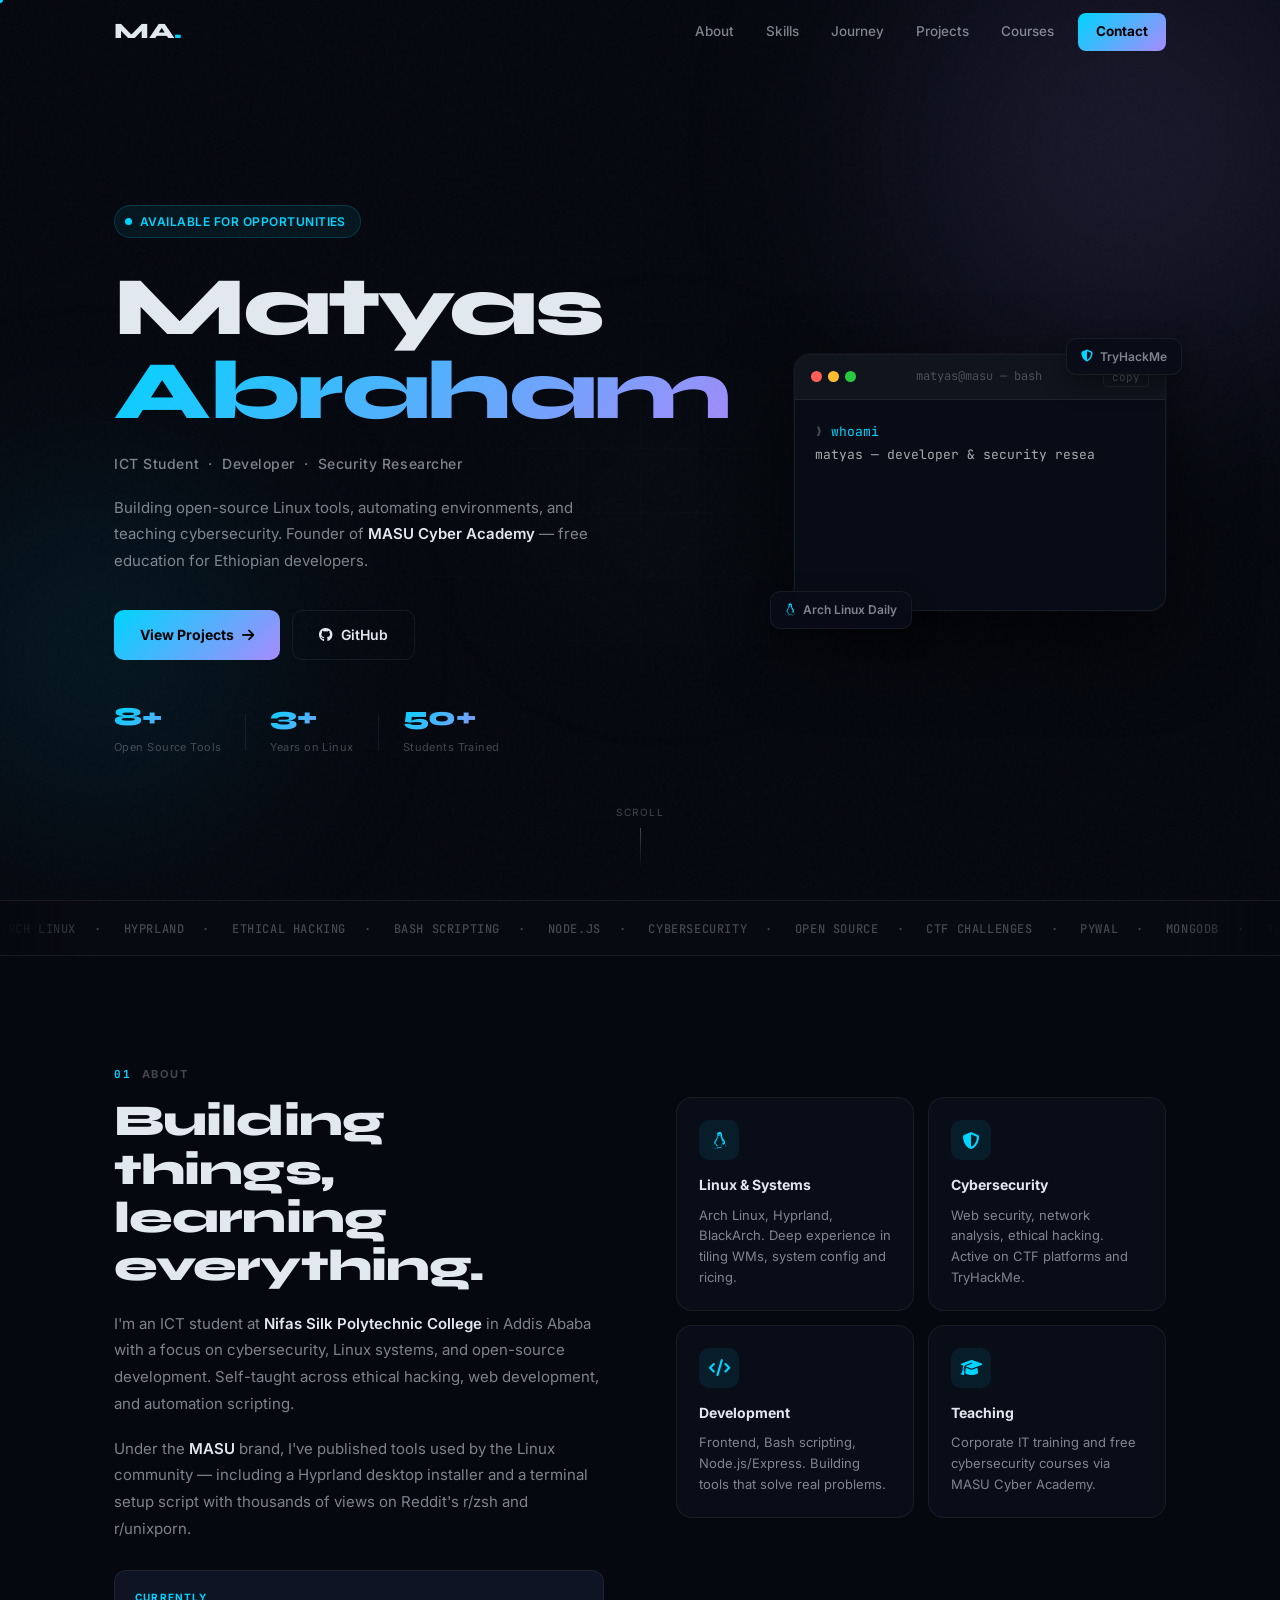
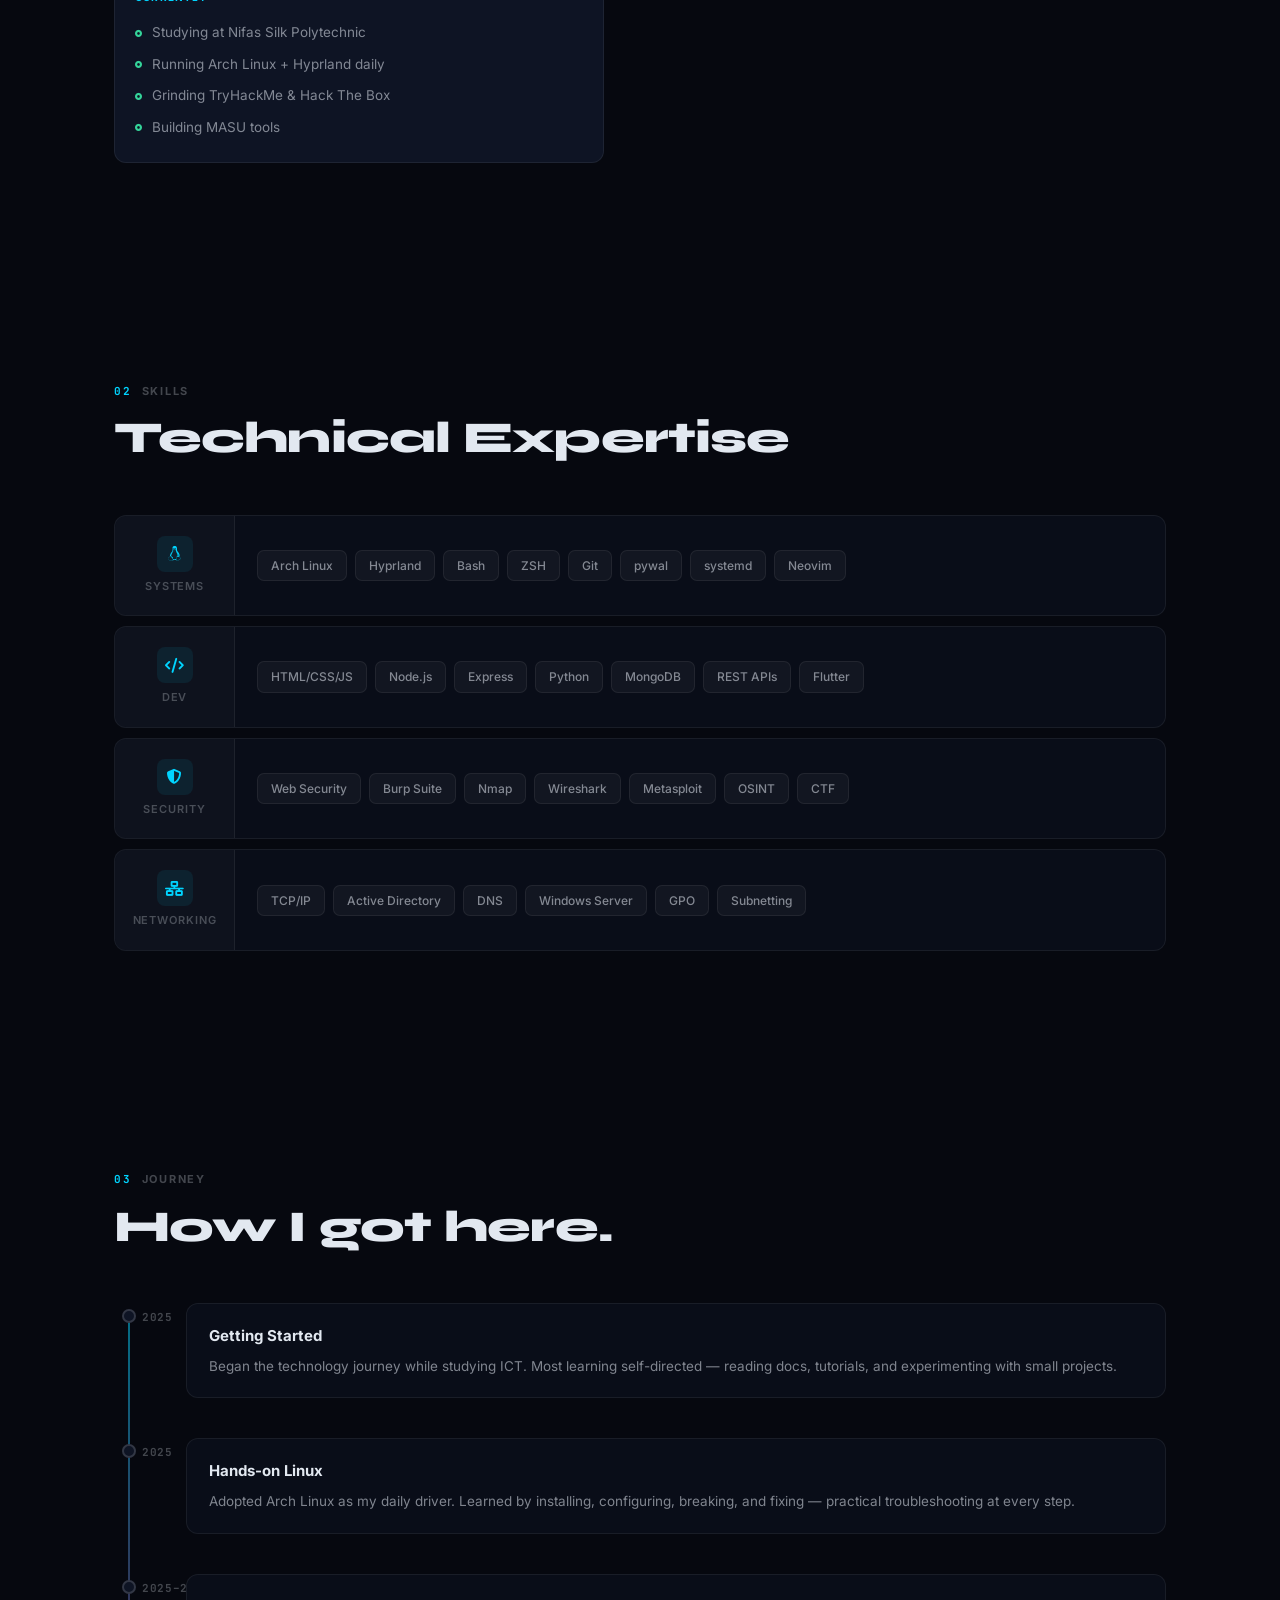
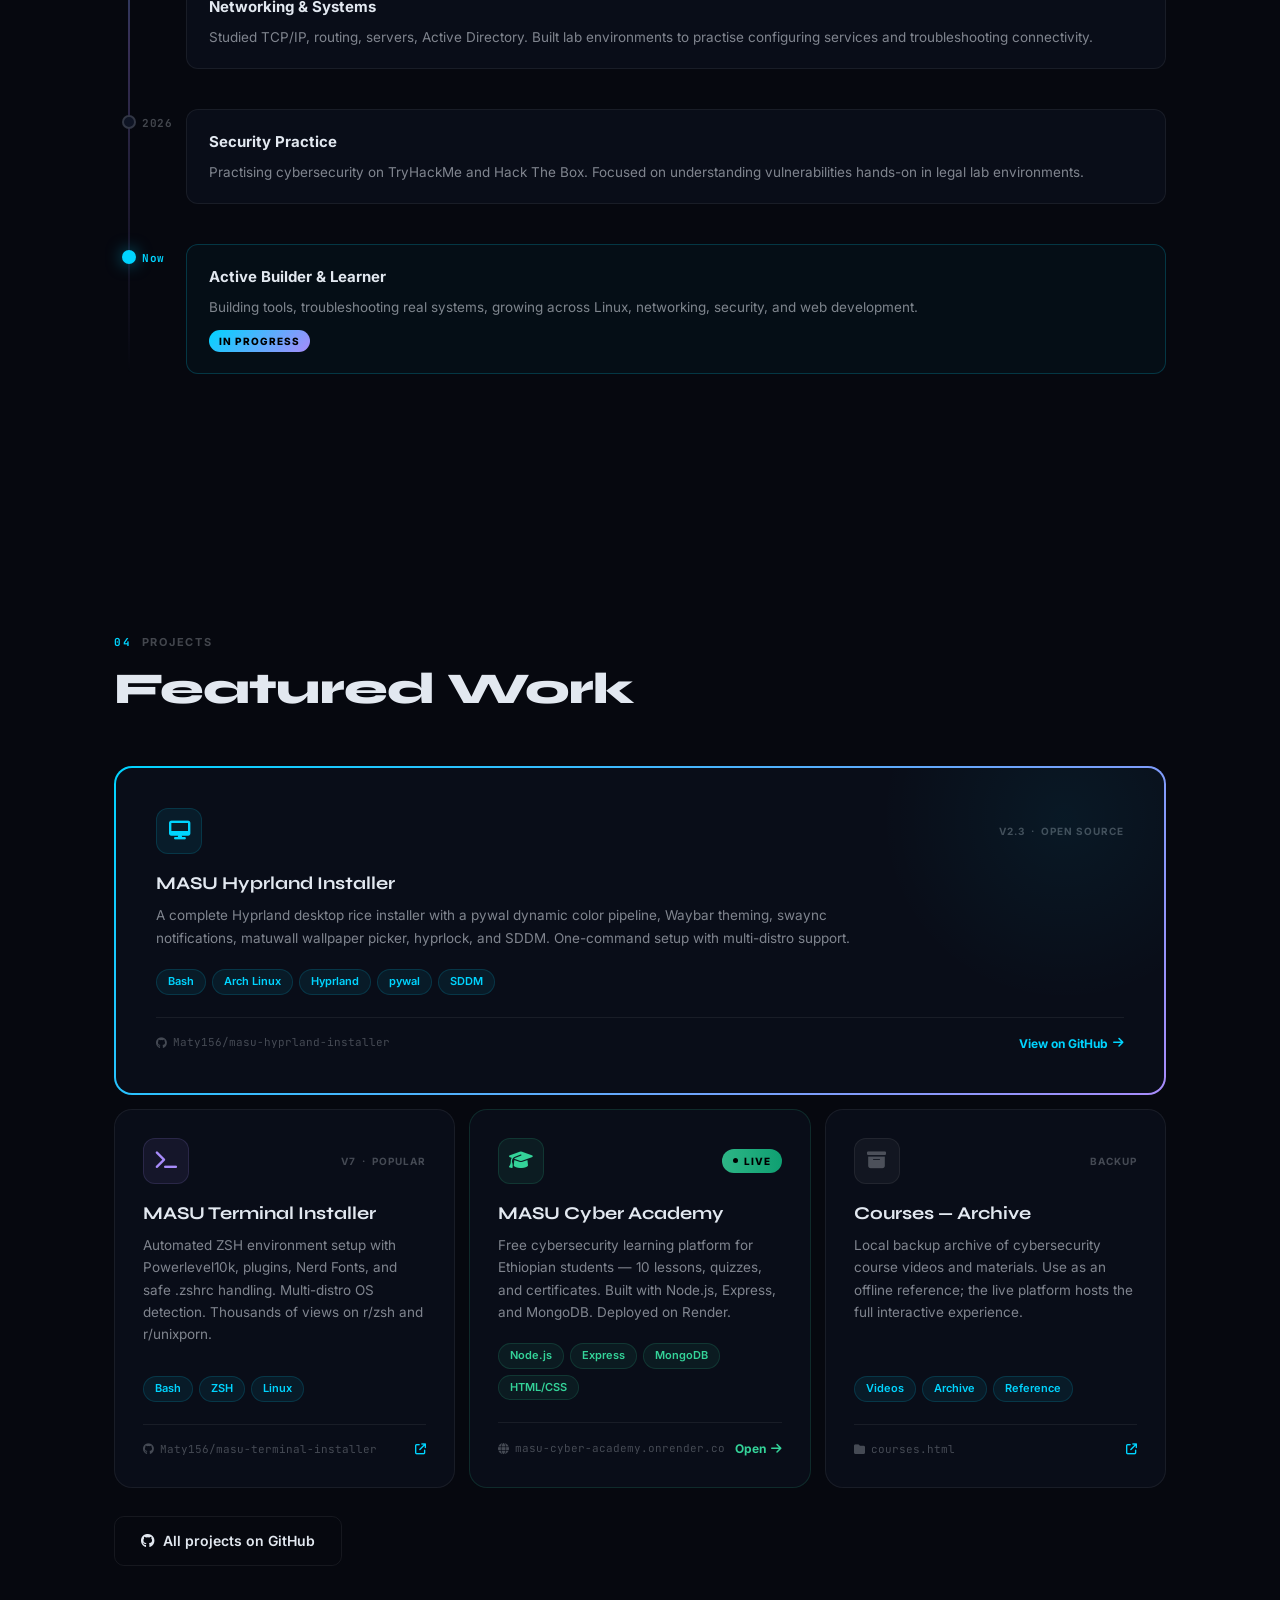
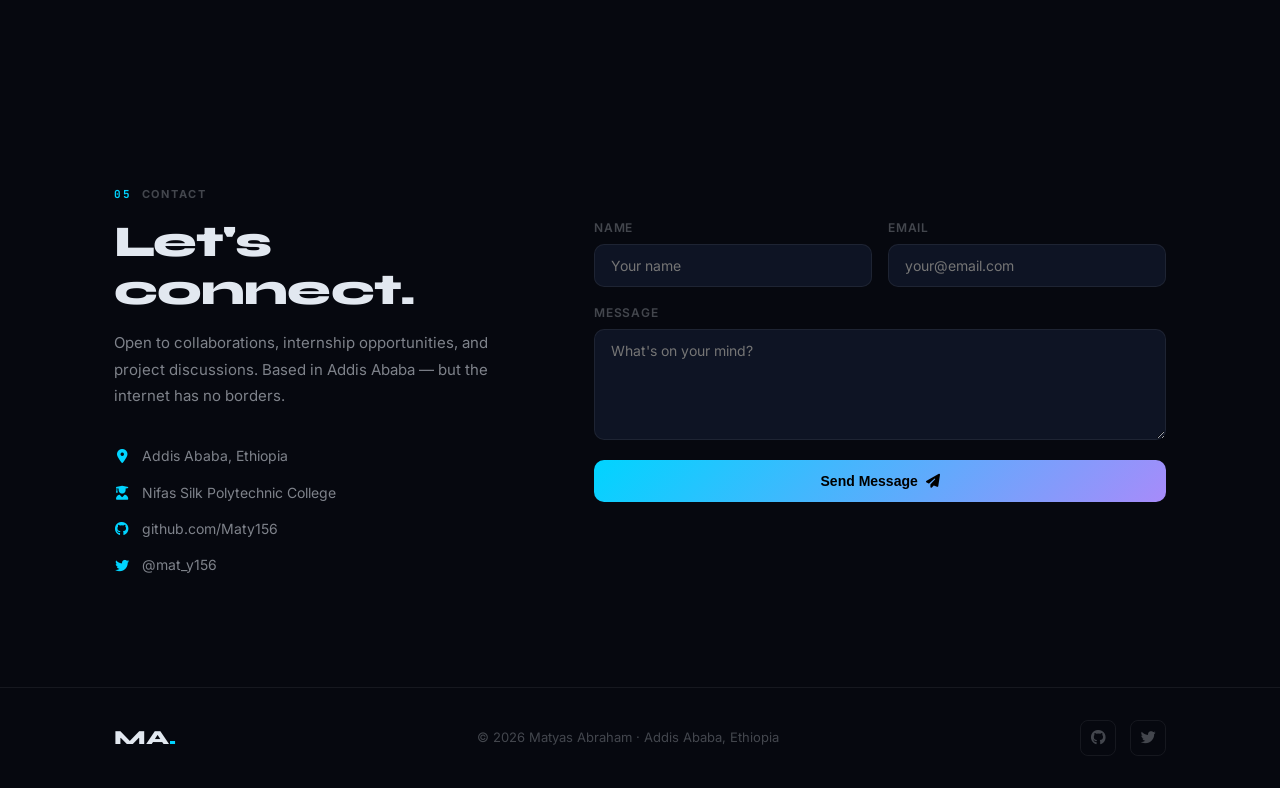
<file: index.html>
<!DOCTYPE html>
<html lang="en">
<head>
  <meta charset="UTF-8">
  <meta name="viewport" content="width=device-width, initial-scale=1.0">
  <title>Matyas Abraham — Developer & Security Researcher</title>
  <meta name="description" content="Portfolio of Matyas Abraham — ICT student, developer, and cybersecurity researcher from Addis Ababa, Ethiopia.">
  <link rel="preconnect" href="https://fonts.googleapis.com">
  <link rel="preconnect" href="https://fonts.gstatic.com" crossorigin>
  <link href="https://fonts.googleapis.com/css2?family=Inter:wght@300;400;500;600;700&family=Syne:wght@700;800&family=JetBrains+Mono:wght@400;500;700&display=swap" rel="stylesheet">
  <link rel="stylesheet" href="https://cdnjs.cloudflare.com/ajax/libs/font-awesome/6.5.1/css/all.min.css">
  <link rel="stylesheet" href="css/style.css">
</head>
<body>

  <!-- CURSOR -->
  <div class="cursor-dot"></div>
  <div class="cursor-outline"></div>

  <!-- NAV -->
  <nav id="navbar">
    <div class="nav-inner">
      <a href="#" class="nav-logo">MA<span class="nav-logo-dot">.</span></a>
      <div class="nav-links">
        <a href="#about">About</a>
        <a href="#skills">Skills</a>
        <a href="#journey">Journey</a>
        <a href="#projects">Projects</a>
        <a href="https://masu-cyber-academy.onrender.com/" target="_blank" rel="noopener">Courses</a>
        <a href="#contact" class="nav-cta">Contact</a>
      </div>
      <button class="nav-toggle" id="navToggle"><i class="fas fa-bars"></i></button>
    </div>
  </nav>

  <!-- HERO -->
  <section id="hero">
    <div class="hero-bg">
      <div class="orb orb-1"></div>
      <div class="orb orb-2"></div>
      <div class="orb orb-3"></div>
      <div class="grid-overlay"></div>
    </div>
    <div class="hero-inner container">
      <div class="hero-left">
        <div class="hero-status">
          <span class="status-dot"></span>
          <span>Available for opportunities</span>
        </div>
        <h1 class="hero-name">
          Matyas<br>
          <span class="hero-name-grad">Abraham</span>
        </h1>
        <p class="hero-role">ICT Student &nbsp;·&nbsp; Developer &nbsp;·&nbsp; Security Researcher</p>
        <p class="hero-bio">
          Building open-source Linux tools, automating environments, and teaching cybersecurity. 
          Founder of <strong>MASU Cyber Academy</strong> — free education for Ethiopian developers.
        </p>
        <div class="hero-actions">
          <a href="#projects" class="btn-grad">View Projects <i class="fas fa-arrow-right"></i></a>
          <a href="https://github.com/Maty156" target="_blank" class="btn-ghost"><i class="fab fa-github"></i> GitHub</a>
        </div>
        <div class="hero-stats">
          <div class="hstat">
            <span class="hstat-num">8+</span>
            <span class="hstat-label">Open Source Tools</span>
          </div>
          <div class="hstat-sep"></div>
          <div class="hstat">
            <span class="hstat-num">3+</span>
            <span class="hstat-label">Years on Linux</span>
          </div>
          <div class="hstat-sep"></div>
          <div class="hstat">
            <span class="hstat-num">50+</span>
            <span class="hstat-label">Students Trained</span>
          </div>
        </div>
      </div>

      <div class="hero-right">
        <div class="hero-terminal">
          <div class="term-bar">
            <div class="term-dots">
              <span class="td-red"></span>
              <span class="td-yellow"></span>
              <span class="td-green"></span>
            </div>
            <span class="term-title">matyas@masu — bash</span>
            <button class="term-copy" id="copyTerminal">copy</button>
          </div>
          <div class="term-body" id="typeArea"></div>
        </div>
        <div class="hero-float-badge hfb-1">
          <i class="fab fa-linux"></i> Arch Linux Daily
        </div>
        <div class="hero-float-badge hfb-2">
          <i class="fas fa-shield-halved"></i> TryHackMe
        </div>
      </div>
    </div>
    <div class="hero-scroll-hint">
      <span>scroll</span>
      <div class="scroll-line"></div>
    </div>
  </section>

  <!-- MARQUEE STRIP -->
  <div class="marquee-strip" aria-hidden="true">
    <div class="marquee-track">
      <span>Arch Linux</span><span>·</span>
      <span>Hyprland</span><span>·</span>
      <span>Ethical Hacking</span><span>·</span>
      <span>Bash Scripting</span><span>·</span>
      <span>Node.js</span><span>·</span>
      <span>Cybersecurity</span><span>·</span>
      <span>Open Source</span><span>·</span>
      <span>CTF Challenges</span><span>·</span>
      <span>pywal</span><span>·</span>
      <span>MongoDB</span><span>·</span>
      <span>TryHackMe</span><span>·</span>
      <span>ZSH</span><span>·</span>
      <span>Arch Linux</span><span>·</span>
      <span>Hyprland</span><span>·</span>
      <span>Ethical Hacking</span><span>·</span>
      <span>Bash Scripting</span><span>·</span>
      <span>Node.js</span><span>·</span>
      <span>Cybersecurity</span><span>·</span>
      <span>Open Source</span><span>·</span>
      <span>CTF Challenges</span><span>·</span>
      <span>pywal</span><span>·</span>
      <span>MongoDB</span><span>·</span>
      <span>TryHackMe</span><span>·</span>
      <span>ZSH</span><span>·</span>
    </div>
  </div>

  <!-- ABOUT -->
  <section id="about" class="section reveal">
    <div class="container">
      <div class="sec-eyebrow"><span class="sec-num">01</span> About</div>
      <div class="about-layout">
        <div class="about-text">
          <h2>Building things,<br>learning everything.</h2>
          <p>
            I'm an ICT student at <strong>Nifas Silk Polytechnic College</strong> in Addis Ababa 
            with a focus on cybersecurity, Linux systems, and open-source development. 
            Self-taught across ethical hacking, web development, and automation scripting.
          </p>
          <p>
            Under the <strong>MASU</strong> brand, I've published tools used by the Linux community — 
            including a Hyprland desktop installer and a terminal setup script with thousands of 
            views on Reddit's r/zsh and r/unixporn.
          </p>
          <div class="currently">
            <div class="currently-label">Currently</div>
            <div class="currently-items">
              <div class="cur-item"><i class="fas fa-circle-dot"></i> Studying at Nifas Silk Polytechnic</div>
              <div class="cur-item"><i class="fas fa-circle-dot"></i> Running Arch Linux + Hyprland daily</div>
              <div class="cur-item"><i class="fas fa-circle-dot"></i> Grinding TryHackMe &amp; Hack The Box</div>
              <div class="cur-item"><i class="fas fa-circle-dot"></i> Building MASU tools</div>
            </div>
          </div>
        </div>
        <div class="about-cards">
          <div class="acard stagger">
            <div class="acard-icon"><i class="fab fa-linux"></i></div>
            <h4>Linux &amp; Systems</h4>
            <p>Arch Linux, Hyprland, BlackArch. Deep experience in tiling WMs, system config and ricing.</p>
          </div>
          <div class="acard stagger">
            <div class="acard-icon"><i class="fas fa-shield-halved"></i></div>
            <h4>Cybersecurity</h4>
            <p>Web security, network analysis, ethical hacking. Active on CTF platforms and TryHackMe.</p>
          </div>
          <div class="acard stagger">
            <div class="acard-icon"><i class="fas fa-code"></i></div>
            <h4>Development</h4>
            <p>Frontend, Bash scripting, Node.js/Express. Building tools that solve real problems.</p>
          </div>
          <div class="acard stagger">
            <div class="acard-icon"><i class="fas fa-graduation-cap"></i></div>
            <h4>Teaching</h4>
            <p>Corporate IT training and free cybersecurity courses via MASU Cyber Academy.</p>
          </div>
        </div>
      </div>
    </div>
  </section>

  <!-- SKILLS -->
  <section id="skills" class="section reveal">
    <div class="container">
      <div class="sec-eyebrow"><span class="sec-num">02</span> Skills</div>
      <h2>Technical Expertise</h2>
      <div class="skills-wrap">
        <div class="skill-row stagger">
          <div class="skill-cat">
            <div class="skill-cat-icon"><i class="fab fa-linux"></i></div>
            <span>Systems</span>
          </div>
          <div class="skill-pills">
            <span>Arch Linux</span><span>Hyprland</span><span>Bash</span><span>ZSH</span>
            <span>Git</span><span>pywal</span><span>systemd</span><span>Neovim</span>
          </div>
        </div>
        <div class="skill-row stagger">
          <div class="skill-cat">
            <div class="skill-cat-icon"><i class="fas fa-code"></i></div>
            <span>Dev</span>
          </div>
          <div class="skill-pills">
            <span>HTML/CSS/JS</span><span>Node.js</span><span>Express</span>
            <span>Python</span><span>MongoDB</span><span>REST APIs</span><span>Flutter</span>
          </div>
        </div>
        <div class="skill-row stagger">
          <div class="skill-cat">
            <div class="skill-cat-icon"><i class="fas fa-shield-halved"></i></div>
            <span>Security</span>
          </div>
          <div class="skill-pills">
            <span>Web Security</span><span>Burp Suite</span><span>Nmap</span>
            <span>Wireshark</span><span>Metasploit</span><span>OSINT</span><span>CTF</span>
          </div>
        </div>
        <div class="skill-row stagger">
          <div class="skill-cat">
            <div class="skill-cat-icon"><i class="fas fa-network-wired"></i></div>
            <span>Networking</span>
          </div>
          <div class="skill-pills">
            <span>TCP/IP</span><span>Active Directory</span><span>DNS</span>
            <span>Windows Server</span><span>GPO</span><span>Subnetting</span>
          </div>
        </div>
      </div>
    </div>
  </section>

  <!-- JOURNEY -->
  <section id="journey" class="section reveal">
    <div class="container">
      <div class="sec-eyebrow"><span class="sec-num">03</span> Journey</div>
      <h2>How I got here.</h2>
      <div class="tl">
        <div class="tl-line"></div>
        <div class="tl-item stagger">
          <div class="tl-node"></div>
          <div class="tl-year">2025</div>
          <div class="tl-card">
            <h4>Getting Started</h4>
            <p>Began the technology journey while studying ICT. Most learning self-directed — reading docs, tutorials, and experimenting with small projects.</p>
          </div>
        </div>
        <div class="tl-item stagger">
          <div class="tl-node"></div>
          <div class="tl-year">2025</div>
          <div class="tl-card">
            <h4>Hands-on Linux</h4>
            <p>Adopted Arch Linux as my daily driver. Learned by installing, configuring, breaking, and fixing — practical troubleshooting at every step.</p>
          </div>
        </div>
        <div class="tl-item stagger">
          <div class="tl-node"></div>
          <div class="tl-year">2025–26</div>
          <div class="tl-card">
            <h4>Networking &amp; Systems</h4>
            <p>Studied TCP/IP, routing, servers, Active Directory. Built lab environments to practise configuring services and troubleshooting connectivity.</p>
          </div>
        </div>
        <div class="tl-item stagger">
          <div class="tl-node"></div>
          <div class="tl-year">2026</div>
          <div class="tl-card">
            <h4>Security Practice</h4>
            <p>Practising cybersecurity on TryHackMe and Hack The Box. Focused on understanding vulnerabilities hands-on in legal lab environments.</p>
          </div>
        </div>
        <div class="tl-item tl-item--active stagger">
          <div class="tl-node tl-node--active"></div>
          <div class="tl-year tl-year--active">Now</div>
          <div class="tl-card tl-card--active">
            <h4>Active Builder &amp; Learner</h4>
            <p>Building tools, troubleshooting real systems, growing across Linux, networking, security, and web development.</p>
            <span class="tl-chip">In Progress</span>
          </div>
        </div>
      </div>
    </div>
  </section>

  <!-- PROJECTS -->
  <section id="projects" class="section reveal">
    <div class="container">
      <div class="sec-eyebrow"><span class="sec-num">04</span> Projects</div>
      <h2>Featured Work</h2>

      <div class="bento">

        <!-- FEATURED -->
        <a href="https://github.com/Maty156/masu-hyprland-installer"
           target="_blank" rel="noopener"
           class="bcard bcard--feat stagger">
          <div class="bcard-glow"></div>
          <div class="bcard-top">
            <div class="bcard-icon"><i class="fas fa-desktop"></i></div>
            <span class="bcard-chip">v2.3 &nbsp;·&nbsp; Open Source</span>
          </div>
          <h3>MASU Hyprland Installer</h3>
          <p>A complete Hyprland desktop rice installer with a pywal dynamic color pipeline, Waybar theming, swaync notifications, matuwall wallpaper picker, hyprlock, and SDDM. One-command setup with multi-distro support.</p>
          <div class="bcard-tags">
            <span>Bash</span><span>Arch Linux</span><span>Hyprland</span><span>pywal</span><span>SDDM</span>
          </div>
          <div class="bcard-foot">
            <span class="bcard-repo"><i class="fab fa-github"></i> Maty156/masu-hyprland-installer</span>
            <span class="bcard-cta">View on GitHub <i class="fas fa-arrow-right"></i></span>
          </div>
        </a>

        <!-- ROW OF 3 -->
        <div class="bento-row">

          <a href="https://github.com/Maty156/masu-terminal-installer"
             target="_blank" rel="noopener"
             class="bcard stagger">
            <div class="bcard-top">
              <div class="bcard-icon bcard-icon--purple"><i class="fas fa-terminal"></i></div>
              <span class="bcard-chip">v7 &nbsp;·&nbsp; Popular</span>
            </div>
            <h3>MASU Terminal Installer</h3>
            <p>Automated ZSH environment setup with Powerlevel10k, plugins, Nerd Fonts, and safe .zshrc handling. Multi-distro OS detection. Thousands of views on r/zsh and r/unixporn.</p>
            <div class="bcard-tags"><span>Bash</span><span>ZSH</span><span>Linux</span></div>
            <div class="bcard-foot">
              <span class="bcard-repo"><i class="fab fa-github"></i> Maty156/masu-terminal-installer</span>
              <i class="fas fa-arrow-up-right-from-square bcard-ext"></i>
            </div>
          </a>

          <a href="https://masu-cyber-academy.onrender.com/"
             target="_blank" rel="noopener"
             class="bcard bcard--live stagger">
            <div class="bcard-top">
              <div class="bcard-icon bcard-icon--green"><i class="fas fa-graduation-cap"></i></div>
              <span class="bcard-live-badge"><span class="bcard-live-dot"></span>Live</span>
            </div>
            <h3>MASU Cyber Academy</h3>
            <p>Free cybersecurity learning platform for Ethiopian students — 10 lessons, quizzes, and certificates. Built with Node.js, Express, and MongoDB. Deployed on Render.</p>
            <div class="bcard-tags"><span>Node.js</span><span>Express</span><span>MongoDB</span><span>HTML/CSS</span></div>
            <div class="bcard-foot">
              <span class="bcard-repo"><i class="fas fa-globe"></i> masu-cyber-academy.onrender.com</span>
              <span class="bcard-cta bcard-cta--green">Open <i class="fas fa-arrow-right"></i></span>
            </div>
          </a>

          <a href="courses.html"
             target="_blank" rel="noopener"
             class="bcard bcard--muted stagger">
            <div class="bcard-top">
              <div class="bcard-icon bcard-icon--dim"><i class="fas fa-archive"></i></div>
              <span class="bcard-chip">Backup</span>
            </div>
            <h3>Courses — Archive</h3>
            <p>Local backup archive of cybersecurity course videos and materials. Use as an offline reference; the live platform hosts the full interactive experience.</p>
            <div class="bcard-tags"><span>Videos</span><span>Archive</span><span>Reference</span></div>
            <div class="bcard-foot">
              <span class="bcard-repo"><i class="fas fa-folder"></i> courses.html</span>
              <i class="fas fa-arrow-up-right-from-square bcard-ext"></i>
            </div>
          </a>

        </div>
      </div>

      <div class="bento-more">
        <a href="https://github.com/Maty156" target="_blank" class="btn-ghost">
          <i class="fab fa-github"></i> All projects on GitHub
        </a>
      </div>
    </div>
  </section>

  <!-- CONTACT -->
  <section id="contact" class="section reveal">
    <div class="container">
      <div class="sec-eyebrow"><span class="sec-num">05</span> Contact</div>
      <div class="contact-wrap">
        <div class="contact-left">
          <h2>Let's connect.</h2>
          <p>Open to collaborations, internship opportunities, and project discussions. Based in Addis Ababa — but the internet has no borders.</p>
          <div class="contact-info">
            <div class="ci-row"><i class="fas fa-location-dot"></i><span>Addis Ababa, Ethiopia</span></div>
            <div class="ci-row"><i class="fas fa-user-graduate"></i><span>Nifas Silk Polytechnic College</span></div>
            <a class="ci-row" href="https://github.com/Maty156" target="_blank">
              <i class="fab fa-github"></i><span>github.com/Maty156</span>
            </a>
            <a class="ci-row" href="https://twitter.com/mat_y156" target="_blank">
              <i class="fab fa-twitter"></i><span>@mat_y156</span>
            </a>
          </div>
        </div>
        <form id="contact-form" class="contact-form" action="https://formspree.io/f/xwvjwnyq" method="POST">
          <div class="cf-row">
            <div class="cf-field">
              <label>Name</label>
              <input type="text" name="name" placeholder="Your name" required>
            </div>
            <div class="cf-field">
              <label>Email</label>
              <input type="email" name="email" placeholder="your@email.com" required>
            </div>
          </div>
          <div class="cf-field">
            <label>Message</label>
            <textarea name="message" rows="5" placeholder="What's on your mind?" required></textarea>
          </div>
          <button type="submit" class="btn-grad cf-submit">
            Send Message <i class="fas fa-paper-plane"></i>
          </button>
          <p id="form-status"></p>
        </form>
      </div>
    </div>
  </section>

  <!-- FOOTER -->
  <footer>
    <div class="container foot-inner">
      <div class="foot-logo">MA<span>.</span></div>
      <p class="foot-copy">© 2026 Matyas Abraham · Addis Ababa, Ethiopia</p>
      <div class="foot-socials">
        <a href="https://github.com/Maty156" target="_blank" aria-label="GitHub"><i class="fab fa-github"></i></a>
        <a href="https://twitter.com/mat_y156" target="_blank" aria-label="Twitter"><i class="fab fa-twitter"></i></a>
      </div>
    </div>
  </footer>

  <!-- EASTER EGG -->
  <div id="easter-egg">
    <div class="egg-box">
      <pre class="egg-art"> ███╗   ███╗ █████╗ ███████╗██╗   ██╗
 ████╗ ████║██╔══██╗██╔════╝██║   ██║
 ██╔████╔██║███████║███████╗██║   ██║
 ██║╚██╔╝██║██╔══██║╚════██║██║   ██║
 ██║ ╚═╝ ██║██║  ██║███████║╚██████╔╝
 ╚═╝     ╚═╝╚═╝  ╚═╝╚══════╝ ╚═════╝</pre>
      <h3>You found the secret 👾</h3>
      <p>Konami code on a portfolio? Classic hacker move.<br><code>↑ ↑ ↓ ↓ ← → ← → B A</code></p>
      <button onclick="document.getElementById('easter-egg').classList.remove('active')">[ close ]</button>
    </div>
  </div>

  <script src="js/script.js"></script>
  <script defer src="https://cloud.umami.is/script.js" data-website-id="2507e87b-8f45-49d3-807f-f985c57cd6ad"></script>
</body>
</html>
</file>
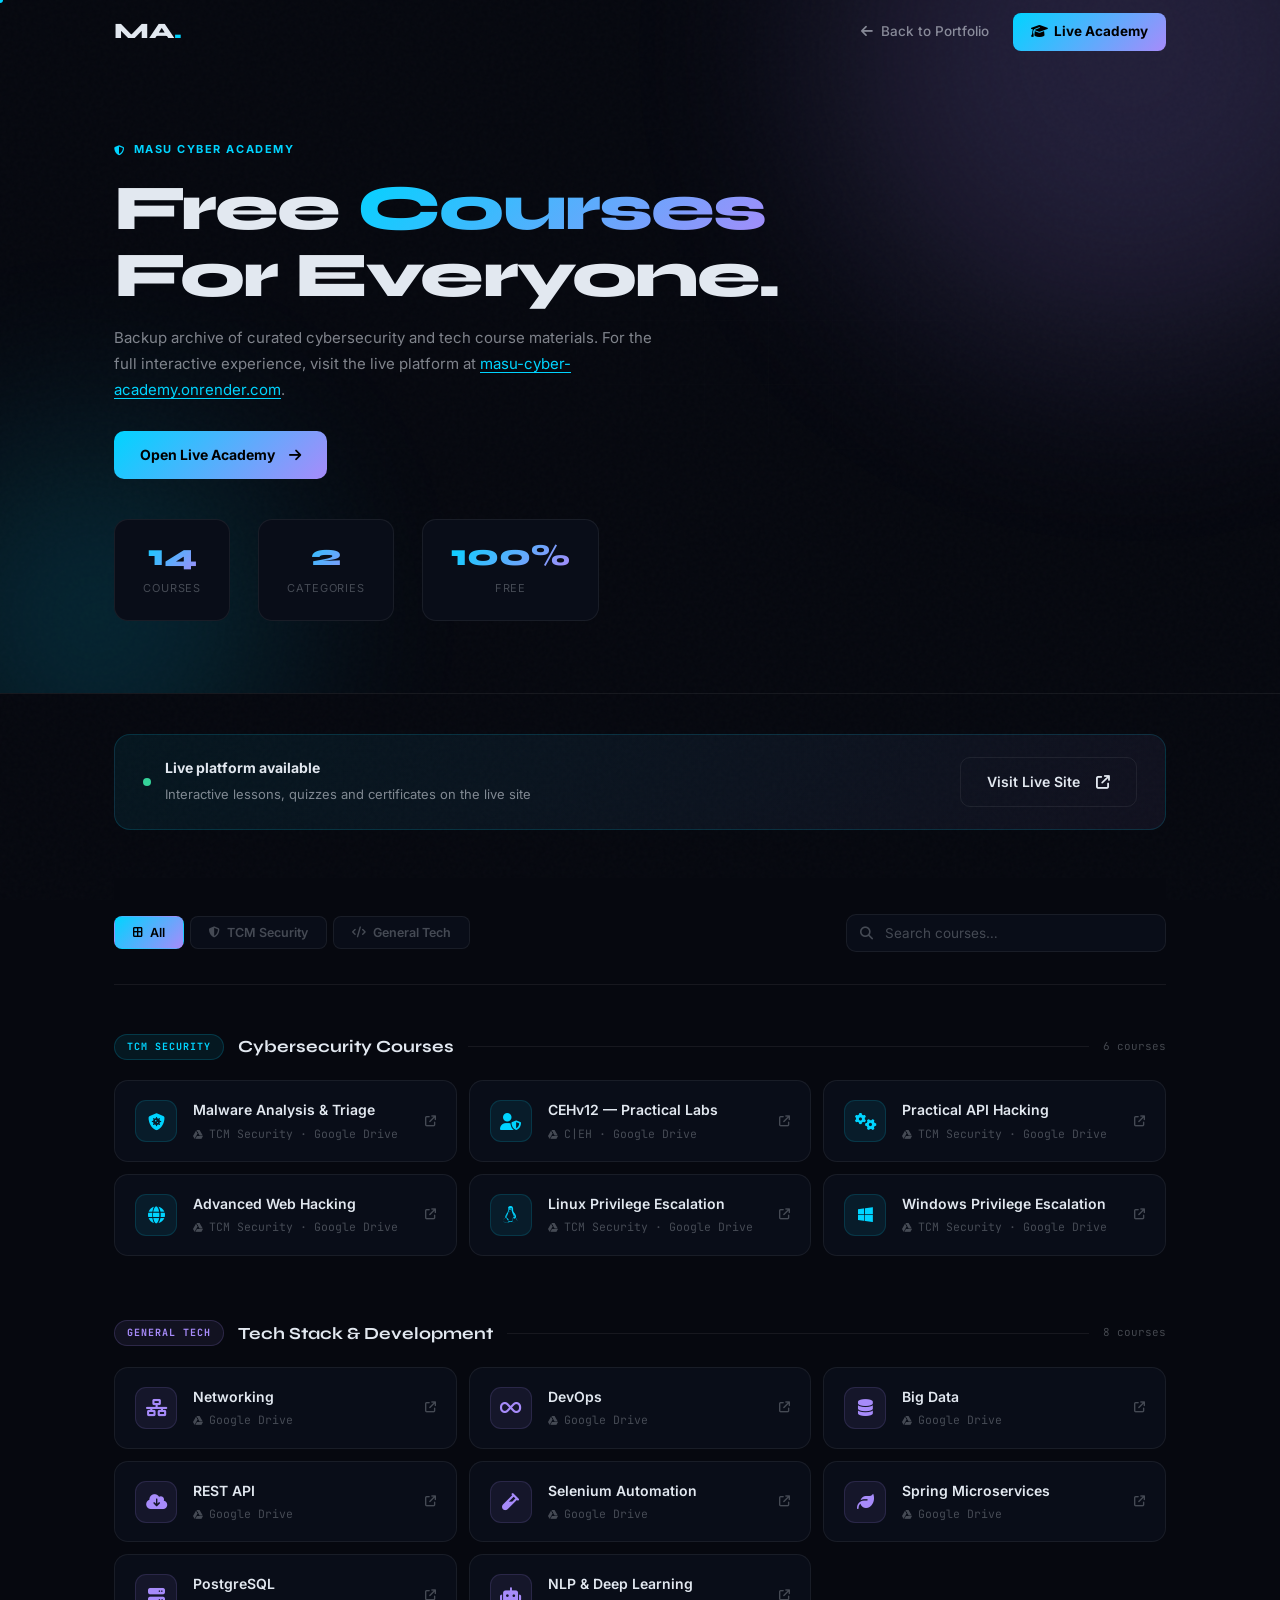
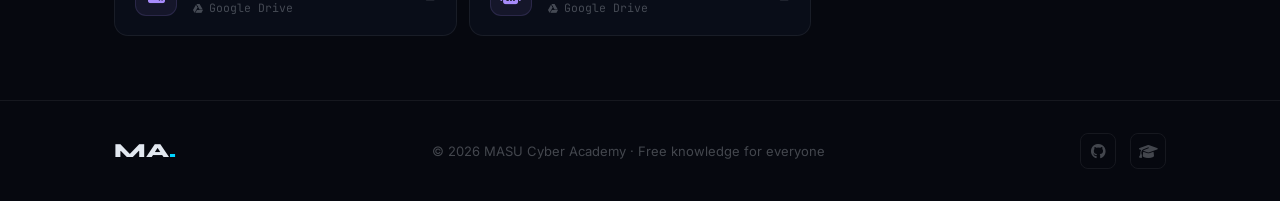
<file: courses.html>
<!DOCTYPE html>
<html lang="en">
<head>
  <meta charset="UTF-8">
  <meta name="viewport" content="width=device-width, initial-scale=1.0">
  <title>Courses — MASU Cyber Academy</title>
  <meta name="description" content="Free cybersecurity and tech courses curated by MASU Cyber Academy. Malware analysis, privilege escalation, web hacking, networking, and more.">
  <link rel="preconnect" href="https://fonts.googleapis.com">
  <link rel="preconnect" href="https://fonts.gstatic.com" crossorigin>
  <link href="https://fonts.googleapis.com/css2?family=Inter:wght@300;400;500;600;700&family=Syne:wght@700;800&family=JetBrains+Mono:wght@400;500;700&display=swap" rel="stylesheet">
  <link rel="stylesheet" href="https://cdnjs.cloudflare.com/ajax/libs/font-awesome/6.5.1/css/all.min.css">
  <link rel="stylesheet" href="css/style.css">
  <style>
    /* ================================================
       COURSES PAGE — v2 styles (extends style.css)
       ================================================ */

    /* ── Hero ── */
    .ch-hero {
      padding: calc(var(--nav-h) + 72px) 0 72px;
      position: relative;
      overflow: hidden;
      border-bottom: 1px solid var(--border);
    }
    .ch-hero-bg {
      position: absolute; inset: 0;
      pointer-events: none;
    }
    .ch-orb {
      position: absolute;
      border-radius: 50%;
      filter: blur(110px);
      opacity: 0.18;
    }
    .ch-orb-1 { width: 600px; height: 600px; background: var(--purple); top: -250px; right: -150px; }
    .ch-orb-2 { width: 350px; height: 350px; background: var(--cyan);   bottom: -100px; left: -80px; }
    .ch-grid {
      position: absolute; inset: 0;
      background-image:
        linear-gradient(rgba(255,255,255,0.016) 1px, transparent 1px),
        linear-gradient(90deg, rgba(255,255,255,0.016) 1px, transparent 1px);
      background-size: 64px 64px;
      mask-image: radial-gradient(ellipse at 60% 50%, rgba(0,0,0,0.5) 0%, transparent 70%);
    }
    .ch-hero-inner {
      position: relative;
      z-index: 1;
      display: flex;
      align-items: flex-end;
      justify-content: space-between;
      gap: 40px;
      flex-wrap: wrap;
    }
    .ch-eyebrow {
      display: inline-flex;
      align-items: center;
      gap: 8px;
      font-size: 11px;
      font-weight: 700;
      text-transform: uppercase;
      letter-spacing: 0.14em;
      color: var(--cyan);
      margin-bottom: 16px;
    }
    .ch-eyebrow i { font-size: 10px; }
    .ch-hero h1 {
      font-family: 'Syne', sans-serif;
      font-size: clamp(36px, 5.5vw, 64px);
      font-weight: 800;
      letter-spacing: -0.03em;
      line-height: 1.05;
      margin-bottom: 16px;
    }
    .ch-hero h1 span {
      background: linear-gradient(135deg, var(--cyan), var(--purple));
      -webkit-background-clip: text;
      -webkit-text-fill-color: transparent;
      background-clip: text;
    }
    .ch-hero p {
      font-size: 15px;
      color: var(--dim);
      line-height: 1.72;
      max-width: 540px;
    }
    .ch-hero p a {
      color: var(--cyan);
      text-decoration: underline;
      text-underline-offset: 3px;
    }
    .ch-hero-cta { margin-top: 28px; }
    .ch-stats {
      display: flex;
      gap: 28px;
      flex-shrink: 0;
      align-self: center;
    }
    .ch-stat {
      text-align: center;
      background: var(--s1);
      border: 1px solid var(--border);
      border-radius: 14px;
      padding: 20px 28px;
    }
    .ch-stat-num {
      display: block;
      font-family: 'Syne', sans-serif;
      font-size: 30px;
      font-weight: 800;
      background: linear-gradient(135deg, var(--cyan), var(--purple));
      -webkit-background-clip: text;
      -webkit-text-fill-color: transparent;
      background-clip: text;
      line-height: 1;
      margin-bottom: 4px;
    }
    .ch-stat-label {
      font-size: 11px;
      color: var(--faint);
      text-transform: uppercase;
      letter-spacing: 0.08em;
    }

    /* ── Toolbar ── */
    .ch-toolbar {
      display: flex;
      align-items: center;
      justify-content: space-between;
      gap: 16px;
      padding: 36px 0 32px;
      flex-wrap: wrap;
      position: sticky;
      top: var(--nav-h);
      z-index: 10;
      background: var(--bg);
      border-bottom: 1px solid var(--border);
      margin-bottom: 48px;
    }
    .ch-filters {
      display: flex;
      gap: 6px;
      flex-wrap: wrap;
    }
    .ch-filter-btn {
      font-family: 'Inter', sans-serif;
      font-size: 12.5px;
      font-weight: 600;
      color: var(--faint);
      background: var(--s1);
      border: 1px solid var(--border);
      border-radius: 8px;
      padding: 8px 18px;
      cursor: pointer;
      transition: color 0.2s, border-color 0.2s, background 0.2s;
      display: flex;
      align-items: center;
      gap: 7px;
    }
    .ch-filter-btn i { font-size: 11px; }
    .ch-filter-btn:hover { color: var(--text); border-color: rgba(255,255,255,0.15); }
    .ch-filter-btn.active {
      color: #000;
      background: linear-gradient(135deg, var(--cyan), var(--purple));
      border-color: transparent;
    }
    .ch-search {
      position: relative;
      flex: 1;
      max-width: 320px;
    }
    .ch-search i {
      position: absolute;
      left: 14px; top: 50%;
      transform: translateY(-50%);
      color: var(--faint);
      font-size: 13px;
      pointer-events: none;
    }
    .ch-search input {
      width: 100%;
      background: var(--s1);
      border: 1px solid var(--border);
      border-radius: 10px;
      padding: 10px 40px 10px 38px;
      font-family: 'Inter', sans-serif;
      font-size: 13.5px;
      color: var(--text);
      outline: none;
      transition: border-color 0.2s, box-shadow 0.2s;
    }
    .ch-search input::placeholder { color: var(--faint); }
    .ch-search input:focus {
      border-color: var(--border-h);
      box-shadow: 0 0 0 3px rgba(0,212,255,0.07);
    }
    .ch-search-count {
      position: absolute;
      right: 12px; top: 50%;
      transform: translateY(-50%);
      font-size: 11px;
      font-family: 'JetBrains Mono', monospace;
      color: var(--faint);
    }

    /* ── Course Section ── */
    .ch-section { margin-bottom: 64px; }
    .ch-section-head {
      display: flex;
      align-items: center;
      gap: 14px;
      margin-bottom: 20px;
    }
    .ch-section-badge {
      font-family: 'JetBrains Mono', monospace;
      font-size: 10px;
      font-weight: 700;
      text-transform: uppercase;
      letter-spacing: 0.1em;
      padding: 4px 12px;
      border-radius: 999px;
      flex-shrink: 0;
    }
    .ch-section-badge.tcm    { color: var(--cyan);   background: rgba(0,212,255,0.08);   border: 1px solid rgba(0,212,255,0.18); }
    .ch-section-badge.gen    { color: var(--purple);  background: rgba(167,139,250,0.08); border: 1px solid rgba(167,139,250,0.18); }
    .ch-section-head h2 {
      font-family: 'Syne', sans-serif;
      font-size: 17px;
      font-weight: 700;
    }
    .ch-section-div {
      flex: 1;
      height: 1px;
      background: var(--border);
    }
    .ch-section-count {
      font-family: 'JetBrains Mono', monospace;
      font-size: 11px;
      color: var(--faint);
      flex-shrink: 0;
    }

    /* ── Course Grid ── */
    .ch-grid-cards {
      display: grid;
      grid-template-columns: repeat(auto-fill, minmax(290px, 1fr));
      gap: 12px;
    }

    /* ── Course Card ── */
    .cc {
      display: flex;
      align-items: center;
      gap: 16px;
      background: var(--s1);
      border: 1px solid var(--border);
      border-radius: 14px;
      padding: 18px 20px;
      text-decoration: none;
      color: inherit;
      transition: border-color 0.22s, transform 0.22s, box-shadow 0.22s;
      position: relative;
      overflow: hidden;
    }
    .cc::before {
      content: '';
      position: absolute;
      inset: 0;
      background: linear-gradient(135deg, rgba(0,212,255,0.03), transparent 60%);
      opacity: 0;
      transition: opacity 0.22s;
    }
    .cc:hover {
      border-color: var(--border-h);
      transform: translateY(-3px);
      box-shadow: 0 16px 40px rgba(0,0,0,0.45);
    }
    .cc:hover::before { opacity: 1; }
    .cc.hidden { display: none; }

    .cc-icon {
      width: 42px; height: 42px;
      border-radius: 11px;
      display: flex;
      align-items: center;
      justify-content: center;
      font-size: 17px;
      flex-shrink: 0;
      position: relative;
      z-index: 1;
    }
    .cc-icon.tcm { background: rgba(0,212,255,0.08); border: 1px solid rgba(0,212,255,0.14); color: var(--cyan); }
    .cc-icon.gen { background: rgba(167,139,250,0.08); border: 1px solid rgba(167,139,250,0.14); color: var(--purple); }

    .cc-body {
      flex: 1;
      min-width: 0;
      position: relative;
      z-index: 1;
    }
    .cc-title {
      display: block;
      font-size: 14px;
      font-weight: 600;
      color: var(--text);
      margin-bottom: 3px;
      white-space: nowrap;
      overflow: hidden;
      text-overflow: ellipsis;
    }
    .cc-meta {
      display: flex;
      align-items: center;
      gap: 6px;
      font-size: 11.5px;
      color: var(--faint);
      font-family: 'JetBrains Mono', monospace;
    }
    .cc-meta i { font-size: 10px; }

    .cc-arrow {
      font-size: 11px;
      color: var(--faint);
      flex-shrink: 0;
      transition: color 0.2s, transform 0.2s;
      position: relative;
      z-index: 1;
    }
    .cc:hover .cc-arrow {
      color: var(--cyan);
      transform: translate(2px, -2px);
    }

    /* ── No results ── */
    .ch-no-results {
      text-align: center;
      padding: 80px 24px;
      display: none;
    }
    .ch-no-results i { font-size: 36px; color: var(--faint); margin-bottom: 16px; display: block; }
    .ch-no-results p { font-size: 15px; color: var(--dim); }
    .ch-no-results span { color: var(--cyan); }

    /* ── Live banner ── */
    .ch-live-banner {
      background: linear-gradient(135deg, rgba(0,212,255,0.07), rgba(167,139,250,0.07));
      border: 1px solid rgba(0,212,255,0.15);
      border-radius: 16px;
      padding: 22px 28px;
      display: flex;
      align-items: center;
      justify-content: space-between;
      gap: 20px;
      margin-bottom: 48px;
      flex-wrap: wrap;
    }
    .ch-live-left { display: flex; align-items: center; gap: 14px; }
    .ch-live-dot {
      width: 8px; height: 8px;
      background: var(--green);
      border-radius: 50%;
      animation: pulse 2s infinite;
      flex-shrink: 0;
    }
    .ch-live-text strong { display: block; font-size: 14px; font-weight: 700; margin-bottom: 2px; }
    .ch-live-text span { font-size: 13px; color: var(--dim); }

    /* ── Responsive ── */
    @media (max-width: 768px) {
      .ch-stats { display: none; }
      .ch-toolbar { position: static; }
      .ch-grid-cards { grid-template-columns: 1fr; }
    }
    @media (max-width: 600px) {
      .ch-filters { gap: 6px; overflow-x: auto; flex-wrap: nowrap; padding-bottom: 4px; }
      .ch-filter-btn { white-space: nowrap; }
      .ch-search { max-width: 100%; }
      .ch-toolbar { flex-direction: column; align-items: stretch; }
    }
  </style>
</head>
<body>

  <!-- CURSOR -->
  <div class="cursor-dot"></div>
  <div class="cursor-outline"></div>

  <!-- NAV -->
  <nav id="navbar">
    <div class="nav-inner">
      <a href="index.html" class="nav-logo">MA<span class="nav-logo-dot">.</span></a>
      <div class="nav-links">
        <a href="index.html"><i class="fas fa-arrow-left"></i> &nbsp;Back to Portfolio</a>
        <a href="https://masu-cyber-academy.onrender.com/" target="_blank" rel="noopener" class="nav-cta">
          <i class="fas fa-graduation-cap"></i> &nbsp;Live Academy
        </a>
      </div>
      <button class="nav-toggle" id="navToggle"><i class="fas fa-bars"></i></button>
    </div>
  </nav>

  <!-- HERO -->
  <section class="ch-hero">
    <div class="ch-hero-bg">
      <div class="ch-orb ch-orb-1"></div>
      <div class="ch-orb ch-orb-2"></div>
      <div class="ch-grid"></div>
    </div>
    <div class="container ch-hero-inner">
      <div>
        <div class="ch-eyebrow"><i class="fas fa-shield-halved"></i> MASU Cyber Academy</div>
        <h1>Free <span>Courses</span><br>For Everyone.</h1>
        <p>
          Backup archive of curated cybersecurity and tech course materials.
          For the full interactive experience, visit the live platform at
          <a href="https://masu-cyber-academy.onrender.com/" target="_blank" rel="noopener">masu-cyber-academy.onrender.com</a>.
        </p>
        <div class="ch-hero-cta">
          <a href="https://masu-cyber-academy.onrender.com/" target="_blank" rel="noopener" class="btn-grad">
            Open Live Academy &nbsp;<i class="fas fa-arrow-right"></i>
          </a>
        </div>
      </div>
      <div class="ch-stats">
        <div class="ch-stat">
          <span class="ch-stat-num">14</span>
          <span class="ch-stat-label">Courses</span>
        </div>
        <div class="ch-stat">
          <span class="ch-stat-num">2</span>
          <span class="ch-stat-label">Categories</span>
        </div>
        <div class="ch-stat">
          <span class="ch-stat-num">100%</span>
          <span class="ch-stat-label">Free</span>
        </div>
      </div>
    </div>
  </section>

  <!-- MAIN -->
  <main>
    <div class="container">

      <!-- LIVE BANNER -->
      <div class="ch-live-banner" style="margin-top:40px;">
        <div class="ch-live-left">
          <div class="ch-live-dot"></div>
          <div class="ch-live-text">
            <strong>Live platform available</strong>
            <span>Interactive lessons, quizzes and certificates on the live site</span>
          </div>
        </div>
        <a href="https://masu-cyber-academy.onrender.com/" target="_blank" rel="noopener" class="btn-ghost" style="flex-shrink:0;">
          Visit Live Site &nbsp;<i class="fas fa-arrow-up-right-from-square"></i>
        </a>
      </div>

      <!-- TOOLBAR -->
      <div class="ch-toolbar">
        <div class="ch-filters">
          <button class="ch-filter-btn active" data-filter="all">
            <i class="fas fa-border-all"></i> All
          </button>
          <button class="ch-filter-btn" data-filter="tcm">
            <i class="fas fa-shield-halved"></i> TCM Security
          </button>
          <button class="ch-filter-btn" data-filter="gen">
            <i class="fas fa-code"></i> General Tech
          </button>
        </div>
        <div class="ch-search">
          <i class="fas fa-search"></i>
          <input type="text" id="courseSearch" placeholder="Search courses…" autocomplete="off" spellcheck="false">
          <span class="ch-search-count" id="searchCount"></span>
        </div>
      </div>

      <!-- TCM SECURITY -->
      <section class="ch-section" id="sec-tcm">
        <div class="ch-section-head">
          <span class="ch-section-badge tcm">TCM Security</span>
          <h2>Cybersecurity Courses</h2>
          <div class="ch-section-div"></div>
          <span class="ch-section-count">6 courses</span>
        </div>
        <div class="ch-grid-cards">

          <a href="https://drive.google.com/drive/folders/1D1_nqmhbCg082WvqJL3mKM_rqiOf-T-C"
             class="cc" data-cat="tcm" data-name="malware analysis triage tcm" target="_blank" rel="noopener">
            <div class="cc-icon tcm"><i class="fas fa-shield-virus"></i></div>
            <div class="cc-body">
              <span class="cc-title">Malware Analysis &amp; Triage</span>
              <div class="cc-meta"><i class="fab fa-google-drive"></i> TCM Security · Google Drive</div>
            </div>
            <i class="fas fa-arrow-up-right-from-square cc-arrow"></i>
          </a>

          <a href="https://drive.google.com/drive/u/0/mobile/folders/1bpv8NGkD4JyvR2BKHv5yeI5cOG9KAkRH"
             class="cc" data-cat="tcm" data-name="ceh certified ethical hacker practical labs" target="_blank" rel="noopener">
            <div class="cc-icon tcm"><i class="fas fa-user-shield"></i></div>
            <div class="cc-body">
              <span class="cc-title">CEHv12 — Practical Labs</span>
              <div class="cc-meta"><i class="fab fa-google-drive"></i> C|EH · Google Drive</div>
            </div>
            <i class="fas fa-arrow-up-right-from-square cc-arrow"></i>
          </a>

          <a href="https://drive.google.com/drive/u/0/mobile/folders/1ghcMWrnp1f9d5K2uFfnX3XYIkwN8nH_Y"
             class="cc" data-cat="tcm" data-name="api hacking practical tcm" target="_blank" rel="noopener">
            <div class="cc-icon tcm"><i class="fas fa-gears"></i></div>
            <div class="cc-body">
              <span class="cc-title">Practical API Hacking</span>
              <div class="cc-meta"><i class="fab fa-google-drive"></i> TCM Security · Google Drive</div>
            </div>
            <i class="fas fa-arrow-up-right-from-square cc-arrow"></i>
          </a>

          <a href="https://drive.google.com/drive/u/0/mobile/folders/1WP612lTEeST8OozhD9Wakz9XwCYpezPc"
             class="cc" data-cat="tcm" data-name="web hacking advanced tcm burp suite" target="_blank" rel="noopener">
            <div class="cc-icon tcm"><i class="fas fa-globe"></i></div>
            <div class="cc-body">
              <span class="cc-title">Advanced Web Hacking</span>
              <div class="cc-meta"><i class="fab fa-google-drive"></i> TCM Security · Google Drive</div>
            </div>
            <i class="fas fa-arrow-up-right-from-square cc-arrow"></i>
          </a>

          <a href="https://drive.google.com/drive/u/0/mobile/folders/19XoTMjl7rolIwT4QdJ6sUnfs8Mn9Gg6p"
             class="cc" data-cat="tcm" data-name="linux privilege escalation privesc tcm" target="_blank" rel="noopener">
            <div class="cc-icon tcm"><i class="fab fa-linux"></i></div>
            <div class="cc-body">
              <span class="cc-title">Linux Privilege Escalation</span>
              <div class="cc-meta"><i class="fab fa-google-drive"></i> TCM Security · Google Drive</div>
            </div>
            <i class="fas fa-arrow-up-right-from-square cc-arrow"></i>
          </a>

          <a href="https://drive.google.com/drive/u/0/mobile/folders/1bB34nOV74dkhDVYvhFgdgKjaHoTa0RPz"
             class="cc" data-cat="tcm" data-name="windows privilege escalation privesc tcm" target="_blank" rel="noopener">
            <div class="cc-icon tcm"><i class="fab fa-windows"></i></div>
            <div class="cc-body">
              <span class="cc-title">Windows Privilege Escalation</span>
              <div class="cc-meta"><i class="fab fa-google-drive"></i> TCM Security · Google Drive</div>
            </div>
            <i class="fas fa-arrow-up-right-from-square cc-arrow"></i>
          </a>

        </div>
      </section>

      <!-- GENERAL TECH -->
      <section class="ch-section" id="sec-gen">
        <div class="ch-section-head">
          <span class="ch-section-badge gen">General Tech</span>
          <h2>Tech Stack &amp; Development</h2>
          <div class="ch-section-div"></div>
          <span class="ch-section-count">8 courses</span>
        </div>
        <div class="ch-grid-cards">

          <a href="https://drive.google.com/folderview?id=15JEoEUqzmJ6q06TjJeJr0bgK5UMXD2CG"
             class="cc" data-cat="gen" data-name="networking cisco tcp ip" target="_blank" rel="noopener">
            <div class="cc-icon gen"><i class="fas fa-network-wired"></i></div>
            <div class="cc-body">
              <span class="cc-title">Networking</span>
              <div class="cc-meta"><i class="fab fa-google-drive"></i> Google Drive</div>
            </div>
            <i class="fas fa-arrow-up-right-from-square cc-arrow"></i>
          </a>

          <a href="https://drive.google.com/folderview?id=1NutVlzffKdfaNxa07evP86xq16z3cJEp"
             class="cc" data-cat="gen" data-name="devops docker kubernetes cicd pipeline" target="_blank" rel="noopener">
            <div class="cc-icon gen"><i class="fas fa-infinity"></i></div>
            <div class="cc-body">
              <span class="cc-title">DevOps</span>
              <div class="cc-meta"><i class="fab fa-google-drive"></i> Google Drive</div>
            </div>
            <i class="fas fa-arrow-up-right-from-square cc-arrow"></i>
          </a>

          <a href="https://drive.google.com/folderview?id=1q4xdAL9vr1_qDEzEOF52oSBU8Q902ex-"
             class="cc" data-cat="gen" data-name="big data hadoop spark analytics" target="_blank" rel="noopener">
            <div class="cc-icon gen"><i class="fas fa-database"></i></div>
            <div class="cc-body">
              <span class="cc-title">Big Data</span>
              <div class="cc-meta"><i class="fab fa-google-drive"></i> Google Drive</div>
            </div>
            <i class="fas fa-arrow-up-right-from-square cc-arrow"></i>
          </a>

          <a href="https://drive.google.com/folderview?id=1GSM4Ws9FLrQm5vFIbKoZLSAaqBQ3VGu9"
             class="cc" data-cat="gen" data-name="rest api http json backend" target="_blank" rel="noopener">
            <div class="cc-icon gen"><i class="fas fa-cloud-arrow-down"></i></div>
            <div class="cc-body">
              <span class="cc-title">REST API</span>
              <div class="cc-meta"><i class="fab fa-google-drive"></i> Google Drive</div>
            </div>
            <i class="fas fa-arrow-up-right-from-square cc-arrow"></i>
          </a>

          <a href="https://drive.google.com/folderview?id=1OAN-zlN0ONEQCgsoKZJYkQsRM6H6MkM_"
             class="cc" data-cat="gen" data-name="selenium automation testing browser" target="_blank" rel="noopener">
            <div class="cc-icon gen"><i class="fas fa-vial"></i></div>
            <div class="cc-body">
              <span class="cc-title">Selenium Automation</span>
              <div class="cc-meta"><i class="fab fa-google-drive"></i> Google Drive</div>
            </div>
            <i class="fas fa-arrow-up-right-from-square cc-arrow"></i>
          </a>

          <a href="https://drive.google.com/folderview?id=1-Teu-m-2jHdQ2H0ROvCDo0QDC_BLmNY1"
             class="cc" data-cat="gen" data-name="spring microservices java backend" target="_blank" rel="noopener">
            <div class="cc-icon gen"><i class="fas fa-leaf"></i></div>
            <div class="cc-body">
              <span class="cc-title">Spring Microservices</span>
              <div class="cc-meta"><i class="fab fa-google-drive"></i> Google Drive</div>
            </div>
            <i class="fas fa-arrow-up-right-from-square cc-arrow"></i>
          </a>

          <a href="https://drive.google.com/folderview?id=18VSbzV8mhPMDCCftqZ3Qm29JaAVfqYkC"
             class="cc" data-cat="gen" data-name="postgresql database sql" target="_blank" rel="noopener">
            <div class="cc-icon gen"><i class="fas fa-server"></i></div>
            <div class="cc-body">
              <span class="cc-title">PostgreSQL</span>
              <div class="cc-meta"><i class="fab fa-google-drive"></i> Google Drive</div>
            </div>
            <i class="fas fa-arrow-up-right-from-square cc-arrow"></i>
          </a>

          <a href="https://drive.google.com/folderview?id=1CfS2BA74wtmBJIIsyUFaNU1X9uMlF-Dk"
             class="cc" data-cat="gen" data-name="nlp deep learning ai machine learning" target="_blank" rel="noopener">
            <div class="cc-icon gen"><i class="fas fa-robot"></i></div>
            <div class="cc-body">
              <span class="cc-title">NLP &amp; Deep Learning</span>
              <div class="cc-meta"><i class="fab fa-google-drive"></i> Google Drive</div>
            </div>
            <i class="fas fa-arrow-up-right-from-square cc-arrow"></i>
          </a>

        </div>
      </section>

      <!-- NO RESULTS -->
      <div class="ch-no-results" id="noResults">
        <i class="fas fa-magnifying-glass"></i>
        <p>No courses match "<span id="noResultsTerm"></span>"</p>
      </div>

    </div>
  </main>

  <!-- FOOTER -->
  <footer>
    <div class="container foot-inner">
      <div class="foot-logo">MA<span>.</span></div>
      <p class="foot-copy">© 2026 MASU Cyber Academy · Free knowledge for everyone</p>
      <div class="foot-socials">
        <a href="https://github.com/Maty156" target="_blank" aria-label="GitHub"><i class="fab fa-github"></i></a>
        <a href="https://masu-cyber-academy.onrender.com/" target="_blank" aria-label="Academy"><i class="fas fa-graduation-cap"></i></a>
      </div>
    </div>
  </footer>

  <script src="js/script.js"></script>
  <script>
    /* ── Filter + Search ── */
    const filterBtns  = document.querySelectorAll('.ch-filter-btn');
    const searchInput = document.getElementById('courseSearch');
    const searchCount = document.getElementById('searchCount');
    const noResults   = document.getElementById('noResults');
    const noResultsTerm = document.getElementById('noResultsTerm');

    function applyFilters() {
      const q      = searchInput.value.trim().toLowerCase();
      const active = document.querySelector('.ch-filter-btn.active').dataset.filter;
      const cards  = document.querySelectorAll('.cc');
      const secs   = { tcm: document.getElementById('sec-tcm'), gen: document.getElementById('sec-gen') };

      let total = 0;

      cards.forEach(card => {
        const cat    = card.dataset.cat;
        const name   = (card.dataset.name + ' ' + card.querySelector('.cc-title').textContent).toLowerCase();
        const catOk  = active === 'all' || active === cat;
        const searchOk = !q || name.includes(q);
        const show   = catOk && searchOk;
        card.classList.toggle('hidden', !show);
        if (show) total++;
      });

      // Show/hide sections based on visible cards
      Object.entries(secs).forEach(([key, sec]) => {
        if (!sec) return;
        const visible = active === 'all' || active === key;
        const hasCards = sec.querySelectorAll('.cc:not(.hidden)').length > 0;
        sec.style.display = (visible && hasCards) ? '' : 'none';
      });

      // Count + no results
      if (q) {
        searchCount.textContent = total > 0 ? `${total} found` : '';
        noResults.style.display = total === 0 ? 'block' : 'none';
        noResultsTerm.textContent = q;
      } else {
        searchCount.textContent = '';
        noResults.style.display = 'none';
      }
    }

    filterBtns.forEach(btn => {
      btn.addEventListener('click', () => {
        filterBtns.forEach(b => b.classList.remove('active'));
        btn.classList.add('active');
        applyFilters();
      });
    });

    searchInput.addEventListener('input', applyFilters);
  </script>
  <script defer src="https://cloud.umami.is/script.js" data-website-id="2507e87b-8f45-49d3-807f-f985c57cd6ad"></script>
</body>
</html>
</file>
<file: css/style.css>
/* ================================================
   MATYAS ABRAHAM — Portfolio v2 (Full Redesign)
   ================================================ */

*, *::before, *::after { box-sizing: border-box; margin: 0; padding: 0; }

:root {
  --bg:       #06080f;
  --s1:       #090d18;
  --s2:       #0e1424;
  --s3:       #131a2e;
  --border:   rgba(255,255,255,0.065);
  --border-h: rgba(0,212,255,0.35);
  --cyan:     #00d4ff;
  --purple:   #a78bfa;
  --green:    #34d399;
  --text:     #e2e8f0;
  --dim:      rgba(226,232,240,0.55);
  --faint:    rgba(226,232,240,0.28);
  --grad:     linear-gradient(135deg, #00d4ff, #a78bfa);
  --grad-90:  linear-gradient(90deg, #00d4ff, #a78bfa);
  --radius:   16px;
  --nav-h:    64px;
}

html { scroll-behavior: smooth; }

body {
  font-family: 'Inter', sans-serif;
  background: var(--bg);
  color: var(--text);
  line-height: 1.6;
  overflow-x: hidden;
  -webkit-font-smoothing: antialiased;
}

a { color: inherit; text-decoration: none; }
strong { color: var(--text); font-weight: 600; }

.container {
  max-width: 1100px;
  margin: 0 auto;
  padding: 0 24px;
}

/* Noise texture overlay */
body::before {
  content: '';
  position: fixed; inset: 0;
  background-image: url("data:image/svg+xml,%3Csvg viewBox='0 0 256 256' xmlns='http://www.w3.org/2000/svg'%3E%3Cfilter id='noise'%3E%3CfeTurbulence type='fractalNoise' baseFrequency='0.9' numOctaves='4' stitchTiles='stitch'/%3E%3C/filter%3E%3Crect width='100%25' height='100%25' filter='url(%23noise)' opacity='1'/%3E%3C/svg%3E");
  opacity: 0.022;
  pointer-events: none;
  z-index: 0;
}

/* ── Scroll Reveal ── */
.reveal { opacity: 0; transform: translateY(32px); transition: opacity 0.65s ease, transform 0.65s ease; }
.reveal.visible { opacity: 1; transform: none; }
.stagger { opacity: 0; transform: translateY(22px); transition: opacity 0.5s ease, transform 0.5s ease; }
.stagger.visible { opacity: 1; transform: none; }

/* ── Custom Cursor ── */
.cursor-dot {
  width: 6px; height: 6px;
  background: var(--cyan);
  border-radius: 50%;
  position: fixed;
  pointer-events: none;
  z-index: 9999;
  transform: translate(-50%, -50%);
  transition: transform 0.1s ease;
}
.cursor-outline {
  width: 32px; height: 32px;
  border: 1.5px solid rgba(0,212,255,0.5);
  border-radius: 50%;
  position: fixed;
  pointer-events: none;
  z-index: 9998;
  transform: translate(-50%, -50%);
  transition: all 0.15s ease;
}

/* ==============================================
   NAVBAR
   ============================================== */
#navbar {
  position: fixed;
  inset-block-start: 0; left: 0; right: 0;
  height: var(--nav-h);
  z-index: 100;
  transition: background 0.35s ease, backdrop-filter 0.35s ease, border-color 0.35s ease;
}
#navbar.scrolled {
  background: rgba(6,8,15,0.88);
  backdrop-filter: blur(20px);
  -webkit-backdrop-filter: blur(20px);
  border-bottom: 1px solid var(--border);
}
.nav-inner {
  max-width: 1100px;
  margin: 0 auto;
  padding: 0 24px;
  height: 100%;
  display: flex;
  align-items: center;
  justify-content: space-between;
}
.nav-logo {
  font-family: 'Syne', sans-serif;
  font-size: 22px;
  font-weight: 800;
  color: var(--text);
  letter-spacing: -0.02em;
}
.nav-logo-dot { color: var(--cyan); }
.nav-links { display: flex; align-items: center; gap: 4px; }
.nav-links a {
  font-size: 13.5px;
  font-weight: 500;
  color: var(--dim);
  padding: 7px 14px;
  border-radius: 8px;
  transition: color 0.2s, background 0.2s;
}
.nav-links a:hover, .nav-links a.active { color: var(--text); background: rgba(255,255,255,0.055); }
.nav-links a.nav-cta {
  background: var(--grad);
  color: #000;
  font-weight: 700;
  padding: 8px 18px;
  margin-left: 6px;
}
.nav-links a.nav-cta:hover { opacity: 0.85; background: var(--grad); }
.nav-toggle {
  display: none;
  background: transparent;
  border: 1px solid var(--border);
  color: var(--text);
  width: 38px; height: 38px;
  border-radius: 8px;
  cursor: pointer;
  font-size: 15px;
  align-items: center;
  justify-content: center;
}

/* ==============================================
   HERO
   ============================================== */
#hero {
  min-height: 100vh;
  display: flex;
  flex-direction: column;
  align-items: stretch;
  padding-top: var(--nav-h);
  position: relative;
  overflow: hidden;
}
.hero-bg {
  position: absolute;
  inset: 0;
  pointer-events: none;
  z-index: 0;
}
.orb {
  position: absolute;
  border-radius: 50%;
  filter: blur(100px);
}
.orb-1 { width: 700px; height: 700px; background: radial-gradient(circle, rgba(167,139,250,0.18), transparent 65%); top: -200px; right: -200px; animation: orbFloat 12s ease-in-out infinite; }
.orb-2 { width: 500px; height: 500px; background: radial-gradient(circle, rgba(0,212,255,0.14), transparent 65%); bottom: 0; left: -150px; animation: orbFloat 16s ease-in-out infinite reverse; }
.orb-3 { width: 300px; height: 300px; background: radial-gradient(circle, rgba(52,211,153,0.08), transparent 65%); top: 40%; left: 40%; animation: orbFloat 10s ease-in-out infinite 4s; }
@keyframes orbFloat {
  0%,100% { transform: translate(0,0) scale(1); }
  33%      { transform: translate(30px,-40px) scale(1.05); }
  66%      { transform: translate(-20px,20px) scale(0.97); }
}
.grid-overlay {
  position: absolute; inset: 0;
  background-image:
    linear-gradient(rgba(255,255,255,0.018) 1px, transparent 1px),
    linear-gradient(90deg, rgba(255,255,255,0.018) 1px, transparent 1px);
  background-size: 64px 64px;
  mask-image: radial-gradient(ellipse at center, rgba(0,0,0,0.6) 0%, transparent 75%);
}
.hero-inner {
  flex: 1;
  display: grid;
  grid-template-columns: 1fr 1fr;
  gap: 64px;
  align-items: center;
  padding: 80px 24px;
  max-width: 1100px;
  margin: 0 auto;
  width: 100%;
  position: relative;
  z-index: 1;
}
.hero-status {
  display: inline-flex;
  align-items: center;
  gap: 8px;
  font-size: 12px;
  font-weight: 600;
  color: var(--cyan);
  background: rgba(0,212,255,0.07);
  border: 1px solid rgba(0,212,255,0.18);
  padding: 6px 14px 6px 10px;
  border-radius: 999px;
  margin-bottom: 28px;
  letter-spacing: 0.04em;
  text-transform: uppercase;
}
.status-dot {
  width: 7px; height: 7px;
  background: var(--cyan);
  border-radius: 50%;
  animation: pulse 2s infinite;
}
@keyframes pulse {
  0%,100% { opacity: 1; transform: scale(1); }
  50%      { opacity: 0.35; transform: scale(0.65); }
}
.hero-name {
  font-family: 'Syne', sans-serif;
  font-size: clamp(52px, 6.5vw, 84px);
  font-weight: 800;
  line-height: 1.0;
  letter-spacing: -0.03em;
  margin-bottom: 20px;
}
.hero-name-grad {
  background: var(--grad);
  -webkit-background-clip: text;
  -webkit-text-fill-color: transparent;
  background-clip: text;
}
.hero-role {
  font-size: 14px;
  font-weight: 500;
  color: var(--dim);
  letter-spacing: 0.04em;
  margin-bottom: 20px;
}
.hero-bio {
  font-size: 15px;
  color: var(--dim);
  line-height: 1.75;
  max-width: 480px;
  margin-bottom: 36px;
}
.hero-actions {
  display: flex;
  gap: 12px;
  flex-wrap: wrap;
  margin-bottom: 44px;
}
.btn-grad {
  display: inline-flex;
  align-items: center;
  gap: 8px;
  background: var(--grad);
  color: #000;
  font-weight: 700;
  font-size: 14px;
  padding: 13px 26px;
  border-radius: 10px;
  border: none;
  cursor: pointer;
  transition: opacity 0.2s, transform 0.2s, box-shadow 0.2s;
  box-shadow: 0 0 0 0 rgba(0,212,255,0);
}
.btn-grad:hover {
  opacity: 0.88;
  transform: translateY(-2px);
  box-shadow: 0 12px 30px rgba(0,212,255,0.2);
}
.btn-ghost {
  display: inline-flex;
  align-items: center;
  gap: 8px;
  background: transparent;
  color: var(--text);
  font-weight: 600;
  font-size: 14px;
  padding: 13px 26px;
  border-radius: 10px;
  border: 1px solid var(--border);
  cursor: pointer;
  transition: border-color 0.2s, background 0.2s, transform 0.2s;
}
.btn-ghost:hover {
  border-color: var(--border-h);
  background: rgba(0,212,255,0.04);
  transform: translateY(-2px);
}
.hero-stats {
  display: flex;
  align-items: center;
  gap: 24px;
}
.hstat-num {
  display: block;
  font-family: 'Syne', sans-serif;
  font-size: 26px;
  font-weight: 800;
  background: var(--grad);
  -webkit-background-clip: text;
  -webkit-text-fill-color: transparent;
  background-clip: text;
  line-height: 1;
  margin-bottom: 3px;
}
.hstat-label { font-size: 11px; color: var(--faint); letter-spacing: 0.04em; }
.hstat-sep { width: 1px; height: 36px; background: var(--border); }

/* Terminal */
.hero-right { position: relative; }
.hero-terminal {
  background: rgba(9,13,24,0.95);
  border: 1px solid var(--border);
  border-radius: 16px;
  overflow: hidden;
  box-shadow: 0 32px 80px rgba(0,0,0,0.7), 0 0 0 1px rgba(255,255,255,0.04);
}
.term-bar {
  background: rgba(255,255,255,0.03);
  border-bottom: 1px solid var(--border);
  padding: 12px 16px;
  display: flex;
  align-items: center;
  gap: 12px;
}
.term-dots { display: flex; gap: 6px; }
.term-dots span { width: 11px; height: 11px; border-radius: 50%; }
.td-red    { background: #ff5f57; }
.td-yellow { background: #febc2e; }
.td-green  { background: #28c840; }
.term-title {
  font-family: 'JetBrains Mono', monospace;
  font-size: 12px;
  color: var(--faint);
  flex: 1;
  text-align: center;
}
.term-copy {
  font-family: 'JetBrains Mono', monospace;
  font-size: 11px;
  color: var(--faint);
  background: none;
  border: 1px solid var(--border);
  padding: 2px 8px;
  border-radius: 4px;
  cursor: pointer;
  transition: color 0.2s, border-color 0.2s;
}
.term-copy:hover { color: var(--cyan); border-color: var(--border-h); }
.term-body {
  font-family: 'JetBrains Mono', monospace;
  font-size: 13px;
  line-height: 1.8;
  padding: 20px;
  min-height: 210px;
  color: rgba(255,255,255,0.72);
}
.term-body .cmd { color: var(--cyan); }
.term-body .out { color: rgba(255,255,255,0.65); }
.term-body .ok  { color: var(--green); }
.term-body .dim { color: var(--faint); }
.cursor-blink {
  display: inline-block;
  width: 9px; height: 15px;
  background: var(--cyan);
  animation: blink 1s step-end infinite;
  vertical-align: middle;
  margin-left: 2px;
  border-radius: 1px;
}
@keyframes blink { 50% { opacity: 0; } }

/* Floating badges */
.hero-float-badge {
  position: absolute;
  background: rgba(9,13,24,0.9);
  border: 1px solid var(--border);
  border-radius: 10px;
  padding: 8px 14px;
  font-size: 12px;
  font-weight: 600;
  color: var(--dim);
  display: flex;
  align-items: center;
  gap: 7px;
  backdrop-filter: blur(10px);
  box-shadow: 0 8px 24px rgba(0,0,0,0.4);
  animation: badgeFloat 4s ease-in-out infinite;
}
.hero-float-badge i { color: var(--cyan); }
.hfb-1 { bottom: -18px; left: -24px; animation-delay: 0s; }
.hfb-2 { top: -16px; right: -16px; animation-delay: 2s; }
@keyframes badgeFloat {
  0%,100% { transform: translateY(0); }
  50%      { transform: translateY(-8px); }
}

/* Scroll hint */
.hero-scroll-hint {
  position: absolute;
  bottom: 32px;
  left: 50%;
  transform: translateX(-50%);
  display: flex;
  flex-direction: column;
  align-items: center;
  gap: 8px;
  z-index: 1;
}
.hero-scroll-hint span { font-size: 10px; letter-spacing: 0.15em; text-transform: uppercase; color: var(--faint); }
.scroll-line {
  width: 1px;
  height: 40px;
  background: linear-gradient(to bottom, var(--faint), transparent);
  animation: scrollPulse 2s ease-in-out infinite;
}
@keyframes scrollPulse {
  0%,100% { opacity: 0.4; transform: scaleY(1); }
  50%      { opacity: 1; transform: scaleY(1.1); }
}

/* ==============================================
   MARQUEE STRIP
   ============================================== */
.marquee-strip {
  border-top: 1px solid var(--border);
  border-bottom: 1px solid var(--border);
  background: rgba(255,255,255,0.012);
  padding: 14px 0;
  overflow: hidden;
  white-space: nowrap;
  position: relative;
}
.marquee-strip::before,
.marquee-strip::after {
  content: '';
  position: absolute;
  top: 0; bottom: 0;
  width: 100px;
  z-index: 1;
}
.marquee-strip::before { left: 0; background: linear-gradient(to right, var(--bg), transparent); }
.marquee-strip::after  { right: 0; background: linear-gradient(to left, var(--bg), transparent); }
.marquee-track {
  display: inline-block;
  animation: marqueeScroll 32s linear infinite;
}
.marquee-strip:hover .marquee-track { animation-play-state: paused; }
.marquee-track span {
  font-family: 'JetBrains Mono', monospace;
  font-size: 12px;
  font-weight: 500;
  color: var(--faint);
  margin-right: 18px;
  letter-spacing: 0.05em;
  text-transform: uppercase;
  transition: color 0.2s;
}
.marquee-track span:not(.sep):hover { color: var(--cyan); }
@keyframes marqueeScroll {
  from { transform: translateX(0); }
  to   { transform: translateX(-50%); }
}

/* ==============================================
   SECTION SHARED
   ============================================== */
.section { padding: 110px 0; position: relative; z-index: 1; }
.sec-eyebrow {
  display: flex;
  align-items: center;
  gap: 10px;
  font-size: 11px;
  font-weight: 700;
  text-transform: uppercase;
  letter-spacing: 0.16em;
  color: var(--faint);
  margin-bottom: 14px;
}
.sec-num {
  font-family: 'JetBrains Mono', monospace;
  color: var(--cyan);
  font-size: 11px;
}
.section h2 {
  font-family: 'Syne', sans-serif;
  font-size: clamp(28px, 4vw, 44px);
  font-weight: 800;
  letter-spacing: -0.02em;
  line-height: 1.1;
  margin-bottom: 52px;
}

/* ==============================================
   ABOUT
   ============================================== */
.about-layout {
  display: grid;
  grid-template-columns: 1fr 1fr;
  gap: 72px;
  align-items: start;
}
.about-text h2 { margin-bottom: 20px; }
.about-text p { color: var(--dim); font-size: 15px; line-height: 1.78; margin-bottom: 18px; }

.currently {
  margin-top: 28px;
  background: var(--s2);
  border: 1px solid var(--border);
  border-radius: 12px;
  padding: 18px 20px;
}
.currently-label {
  font-size: 10px;
  font-weight: 700;
  text-transform: uppercase;
  letter-spacing: 0.12em;
  color: var(--cyan);
  margin-bottom: 12px;
}
.cur-item {
  display: flex;
  align-items: center;
  gap: 10px;
  font-size: 13.5px;
  color: var(--dim);
  padding: 5px 0;
}
.cur-item i { color: var(--green); font-size: 7px; }

.about-cards {
  display: grid;
  grid-template-columns: 1fr 1fr;
  gap: 14px;
}
.acard {
  background: var(--s1);
  border: 1px solid var(--border);
  border-radius: var(--radius);
  padding: 22px;
  transition: border-color 0.25s, transform 0.25s, box-shadow 0.25s;
}
.acard:hover {
  border-color: var(--border-h);
  transform: translateY(-4px);
  box-shadow: 0 16px 40px rgba(0,0,0,0.4), 0 0 0 1px rgba(0,212,255,0.06);
}
.acard-icon {
  width: 40px; height: 40px;
  background: rgba(0,212,255,0.08);
  border-radius: 10px;
  display: flex;
  align-items: center;
  justify-content: center;
  font-size: 17px;
  color: var(--cyan);
  margin-bottom: 14px;
}
.acard h4 { font-size: 14px; font-weight: 700; margin-bottom: 8px; }
.acard p  { font-size: 13px; color: var(--dim); line-height: 1.6; }

/* ==============================================
   SKILLS
   ============================================== */
.skills-wrap { display: flex; flex-direction: column; gap: 10px; }
.skill-row {
  display: grid;
  grid-template-columns: 120px 1fr;
  gap: 0;
  align-items: center;
  background: var(--s1);
  border: 1px solid var(--border);
  border-radius: 12px;
  overflow: hidden;
  transition: border-color 0.25s;
}
.skill-row:hover { border-color: rgba(255,255,255,0.12); }
.skill-cat {
  display: flex;
  flex-direction: column;
  align-items: center;
  gap: 6px;
  padding: 20px 16px;
  border-right: 1px solid var(--border);
  background: rgba(255,255,255,0.02);
}
.skill-cat-icon {
  width: 36px; height: 36px;
  background: rgba(0,212,255,0.08);
  border-radius: 8px;
  display: flex;
  align-items: center;
  justify-content: center;
  font-size: 15px;
  color: var(--cyan);
}
.skill-cat span { font-size: 11px; font-weight: 600; color: var(--faint); letter-spacing: 0.08em; text-transform: uppercase; }
.skill-pills { display: flex; flex-wrap: wrap; gap: 8px; padding: 18px 22px; }
.skill-pills span {
  font-size: 12px;
  font-weight: 500;
  color: var(--dim);
  background: rgba(255,255,255,0.04);
  border: 1px solid var(--border);
  padding: 5px 13px;
  border-radius: 7px;
  transition: background 0.2s, color 0.2s, border-color 0.2s;
}
.skill-pills span:hover {
  background: rgba(0,212,255,0.07);
  color: var(--cyan);
  border-color: rgba(0,212,255,0.2);
}

/* ==============================================
   JOURNEY / TIMELINE
   ============================================== */
.tl { position: relative; padding-left: 56px; }
.tl-line {
  position: absolute;
  left: 14px; top: 8px; bottom: 0;
  width: 2px;
  background: linear-gradient(to bottom, rgba(0,212,255,0.5), rgba(167,139,250,0.3), transparent);
  border-radius: 2px;
}
.tl-item {
  position: relative;
  margin-bottom: 40px;
  display: grid;
  grid-template-columns: 56px 1fr;
  gap: 0;
  margin-left: -56px;
}
.tl-node {
  width: 14px; height: 14px;
  border-radius: 50%;
  background: var(--s2);
  border: 2px solid rgba(255,255,255,0.15);
  position: absolute;
  left: 8px; top: 6px;
  transition: border-color 0.3s;
}
.tl-node--active {
  background: var(--cyan);
  border-color: var(--cyan);
  box-shadow: 0 0 16px rgba(0,212,255,0.5);
}
.tl-item:hover .tl-node { border-color: var(--cyan); }
.tl-year {
  font-family: 'JetBrains Mono', monospace;
  font-size: 11px;
  font-weight: 700;
  color: var(--faint);
  padding-top: 6px;
  padding-left: 28px;
  white-space: nowrap;
  letter-spacing: 0.06em;
}
.tl-year--active { color: var(--cyan); }
.tl-card {
  background: var(--s1);
  border: 1px solid var(--border);
  border-radius: 12px;
  padding: 20px 22px;
  margin-left: 16px;
  transition: border-color 0.25s;
}
.tl-item:hover .tl-card { border-color: rgba(255,255,255,0.12); }
.tl-card--active { border-color: rgba(0,212,255,0.2); background: rgba(0,212,255,0.03); }
.tl-card h4 { font-size: 15px; font-weight: 700; margin-bottom: 7px; }
.tl-card p  { font-size: 13.5px; color: var(--dim); line-height: 1.65; }
.tl-chip {
  display: inline-block;
  margin-top: 12px;
  font-size: 10px;
  font-weight: 800;
  text-transform: uppercase;
  letter-spacing: 0.1em;
  background: var(--grad);
  color: #000;
  padding: 3px 10px;
  border-radius: 999px;
}

/* ==============================================
   PROJECTS — BENTO GRID
   ============================================== */
.bento {
  display: flex;
  flex-direction: column;
  gap: 14px;
}

.bento-row {
  display: grid;
  grid-template-columns: repeat(3, 1fr);
  gap: 14px;
  align-items: stretch;
}

/* ── base card ── */
.bcard {
  display: flex;
  flex-direction: column;
  background: var(--s1);
  border: 1px solid var(--border);
  border-radius: 18px;
  padding: 28px;
  position: relative;
  overflow: hidden;
  text-decoration: none;
  color: inherit;
  transition: border-color 0.25s ease, transform 0.25s ease, box-shadow 0.25s ease;
}
.bcard:hover {
  border-color: var(--border-h);
  transform: translateY(-5px);
  box-shadow: 0 24px 64px rgba(0,0,0,0.6), 0 0 0 1px rgba(0,212,255,0.07);
}

/* ── featured card ── */
.bcard--feat {
  padding: 40px;
  background: linear-gradient(var(--s1), var(--s1)) padding-box,
              var(--grad) border-box;
  border: 2px solid transparent;
}
.bcard--feat:hover {
  transform: translateY(-5px);
  box-shadow: 0 32px 80px rgba(0,0,0,0.6), 0 0 40px rgba(0,212,255,0.07);
}
.bcard--feat h3 { font-size: 24px; }
.bcard--feat > p { font-size: 15px; max-width: 720px; }
/* Glow blob inside featured */
.bcard-glow {
  position: absolute;
  width: 400px; height: 400px;
  background: radial-gradient(circle, rgba(0,212,255,0.06) 0%, transparent 65%);
  top: -150px; right: -100px;
  border-radius: 50%;
  pointer-events: none;
}

/* ── live card ── */
.bcard--live {
  border-color: rgba(52,211,153,0.15);
}
.bcard--live:hover {
  border-color: rgba(52,211,153,0.4);
  box-shadow: 0 24px 64px rgba(0,0,0,0.6), 0 0 0 1px rgba(52,211,153,0.07);
}

/* ── muted card ── */
.bcard--muted { opacity: 0.6; }
.bcard--muted:hover { opacity: 1; }

/* ── card anatomy ── */
.bcard-top {
  display: flex;
  align-items: center;
  justify-content: space-between;
  margin-bottom: 18px;
}
.bcard-icon {
  width: 46px; height: 46px;
  border-radius: 12px;
  background: rgba(0,212,255,0.08);
  border: 1px solid rgba(0,212,255,0.14);
  display: flex;
  align-items: center;
  justify-content: center;
  font-size: 19px;
  color: var(--cyan);
  flex-shrink: 0;
}
.bcard-icon--purple { background: rgba(167,139,250,0.08); border-color: rgba(167,139,250,0.14); color: var(--purple); }
.bcard-icon--green  { background: rgba(52,211,153,0.08);  border-color: rgba(52,211,153,0.14);  color: var(--green); }
.bcard-icon--dim    { background: rgba(255,255,255,0.04); border-color: var(--border); color: var(--faint); }

.bcard-chip {
  font-size: 10px;
  font-weight: 700;
  text-transform: uppercase;
  letter-spacing: 0.1em;
  color: var(--faint);
}
.bcard-live-badge {
  display: inline-flex;
  align-items: center;
  gap: 6px;
  font-size: 10px;
  font-weight: 800;
  text-transform: uppercase;
  letter-spacing: 0.08em;
  background: linear-gradient(90deg, rgba(52,211,153,0.85), rgba(16,185,129,0.85));
  color: #000;
  padding: 4px 11px;
  border-radius: 999px;
}
.bcard-live-dot {
  width: 5px; height: 5px;
  background: #000;
  border-radius: 50%;
  animation: pulse 1.8s infinite;
}

.bcard h3 {
  font-family: 'Syne', sans-serif;
  font-size: 18px;
  font-weight: 700;
  color: var(--text);
  margin: 0 0 10px;
  line-height: 1.25;
}
.bcard > p {
  font-size: 13.5px;
  color: var(--dim);
  line-height: 1.65;
  flex: 1;
  margin: 0 0 20px;
}
.bcard-tags {
  display: flex;
  flex-wrap: wrap;
  gap: 6px;
  margin-bottom: 22px;
}
.bcard-tags span {
  font-size: 11px;
  font-weight: 600;
  color: var(--cyan);
  background: rgba(0,212,255,0.07);
  border: 1px solid rgba(0,212,255,0.15);
  padding: 3px 11px;
  border-radius: 999px;
  white-space: nowrap;
}
.bcard--live .bcard-tags span { color: var(--green); background: rgba(52,211,153,0.07); border-color: rgba(52,211,153,0.15); }
.bcard--purple .bcard-tags span { color: var(--purple); background: rgba(167,139,250,0.07); border-color: rgba(167,139,250,0.15); }

.bcard-foot {
  display: flex;
  align-items: center;
  justify-content: space-between;
  gap: 10px;
  margin-top: auto;
  padding-top: 16px;
  border-top: 1px solid var(--border);
  font-family: 'JetBrains Mono', monospace;
  font-size: 11px;
  color: var(--faint);
}
.bcard-repo { display: flex; align-items: center; gap: 6px; overflow: hidden; white-space: nowrap; text-overflow: ellipsis; }
.bcard-ext  { color: var(--cyan); font-size: 11px; flex-shrink: 0; }
.bcard-cta {
  display: inline-flex;
  align-items: center;
  gap: 5px;
  font-family: 'Inter', sans-serif;
  font-size: 12px;
  font-weight: 700;
  color: var(--cyan);
  white-space: nowrap;
  flex-shrink: 0;
  transition: gap 0.2s;
}
.bcard:hover .bcard-cta { gap: 8px; }
.bcard-cta--green { color: var(--green); }

.bento-more { margin-top: 28px; }

/* ==============================================
   CONTACT
   ============================================== */
.contact-wrap {
  display: grid;
  grid-template-columns: 1fr 1.4fr;
  gap: 72px;
  align-items: start;
}
.contact-left h2 { margin-bottom: 16px; }
.contact-left > p { color: var(--dim); font-size: 15px; line-height: 1.75; margin-bottom: 36px; }
.contact-info { display: flex; flex-direction: column; gap: 14px; }
.ci-row {
  display: flex;
  align-items: center;
  gap: 12px;
  font-size: 14px;
  color: var(--dim);
  transition: color 0.2s;
}
a.ci-row:hover { color: var(--text); }
.ci-row i { color: var(--cyan); width: 16px; text-align: center; flex-shrink: 0; }

.contact-form { display: flex; flex-direction: column; gap: 16px; }
.cf-row { display: grid; grid-template-columns: 1fr 1fr; gap: 16px; }
.cf-field { display: flex; flex-direction: column; gap: 7px; }
.cf-field label {
  font-size: 12px;
  font-weight: 600;
  color: var(--faint);
  letter-spacing: 0.06em;
  text-transform: uppercase;
}
.cf-field input,
.cf-field textarea {
  background: var(--s2);
  border: 1px solid var(--border);
  border-radius: 10px;
  padding: 12px 16px;
  color: var(--text);
  font-family: 'Inter', sans-serif;
  font-size: 14px;
  outline: none;
  resize: vertical;
  transition: border-color 0.2s, box-shadow 0.2s;
}
.cf-field input:focus,
.cf-field textarea:focus {
  border-color: var(--border-h);
  box-shadow: 0 0 0 3px rgba(0,212,255,0.07);
}
.cf-submit { width: 100%; justify-content: center; margin-top: 4px; }
#form-status { font-size: 13px; color: var(--green); min-height: 18px; text-align: center; }

/* ==============================================
   FOOTER
   ============================================== */
footer {
  border-top: 1px solid var(--border);
  padding: 32px 0;
  position: relative;
  z-index: 1;
}
.foot-inner {
  display: flex;
  align-items: center;
  justify-content: space-between;
  gap: 20px;
}
.foot-logo {
  font-family: 'Syne', sans-serif;
  font-size: 20px;
  font-weight: 800;
  color: var(--text);
}
.foot-logo span { color: var(--cyan); }
.foot-copy { font-size: 13px; color: var(--faint); }
.foot-socials { display: flex; gap: 14px; }
.foot-socials a {
  width: 36px; height: 36px;
  border: 1px solid var(--border);
  border-radius: 8px;
  display: flex;
  align-items: center;
  justify-content: center;
  font-size: 15px;
  color: var(--faint);
  transition: color 0.2s, border-color 0.2s, background 0.2s;
}
.foot-socials a:hover { color: var(--cyan); border-color: var(--border-h); background: rgba(0,212,255,0.05); }

/* ==============================================
   EASTER EGG
   ============================================== */
#easter-egg {
  display: none;
  position: fixed; inset: 0;
  background: rgba(0,0,0,0.88);
  z-index: 999;
  align-items: center;
  justify-content: center;
}
#easter-egg.active { display: flex; }
.egg-box {
  background: var(--s1);
  border: 1px solid var(--border-h);
  border-radius: 20px;
  padding: 44px;
  text-align: center;
  max-width: 500px;
  box-shadow: 0 0 80px rgba(0,212,255,0.12);
}
.egg-art {
  font-family: 'JetBrains Mono', monospace;
  font-size: 10px;
  color: var(--cyan);
  line-height: 1.4;
  margin-bottom: 24px;
}
.egg-box h3 { font-size: 22px; margin-bottom: 12px; }
.egg-box p  { color: var(--dim); font-size: 14px; line-height: 1.7; margin-bottom: 28px; }
.egg-box code { color: var(--cyan); font-family: 'JetBrains Mono', monospace; font-size: 13px; }
.egg-box button {
  background: none;
  border: 1px solid var(--border);
  color: var(--dim);
  font-family: 'JetBrains Mono', monospace;
  font-size: 13px;
  padding: 10px 24px;
  border-radius: 8px;
  cursor: pointer;
  transition: border-color 0.2s, color 0.2s;
}
.egg-box button:hover { border-color: var(--border-h); color: var(--text); }

/* ==============================================
   RESPONSIVE
   ============================================== */
@media (max-width: 1024px) {
  .hero-inner { grid-template-columns: 1fr; gap: 48px; padding: 60px 24px; }
  .hero-right { display: none; }
  .hero-name { font-size: clamp(48px, 10vw, 72px); }
  .about-layout { grid-template-columns: 1fr; gap: 48px; }
  .contact-wrap { grid-template-columns: 1fr; gap: 48px; }
  .bento-row { grid-template-columns: 1fr 1fr; }
}

@media (max-width: 768px) {
  .section { padding: 80px 0; }
  .section h2 { margin-bottom: 36px; }
  .bento-row { grid-template-columns: 1fr; }
  .about-cards { grid-template-columns: 1fr 1fr; }
  .skill-row { grid-template-columns: 1fr; }
  .skill-cat { flex-direction: row; padding: 14px 18px; border-right: none; border-bottom: 1px solid var(--border); justify-content: flex-start; }
  .hero-stats { gap: 16px; }
  .cf-row { grid-template-columns: 1fr; }
  .foot-inner { flex-direction: column; text-align: center; gap: 16px; }
  .tl-item { grid-template-columns: 48px 1fr; }
}

@media (max-width: 600px) {
  .nav-toggle { display: flex; }
  .nav-links {
    display: none;
    position: fixed;
    top: var(--nav-h); left: 0; right: 0;
    background: rgba(6,8,15,0.97);
    backdrop-filter: blur(20px);
    border-bottom: 1px solid var(--border);
    flex-direction: column;
    padding: 16px;
    gap: 4px;
    z-index: 99;
  }
  .nav-links.open { display: flex; }
  .nav-links a { padding: 12px 16px; border-radius: 8px; }
  .hero-actions { flex-direction: column; }
  .hero-actions .btn-grad,
  .hero-actions .btn-ghost { justify-content: center; }
  .about-cards { grid-template-columns: 1fr; }
  .bcard--feat { padding: 24px; }
  .bcard--feat h3 { font-size: 20px; }
}
</file>
